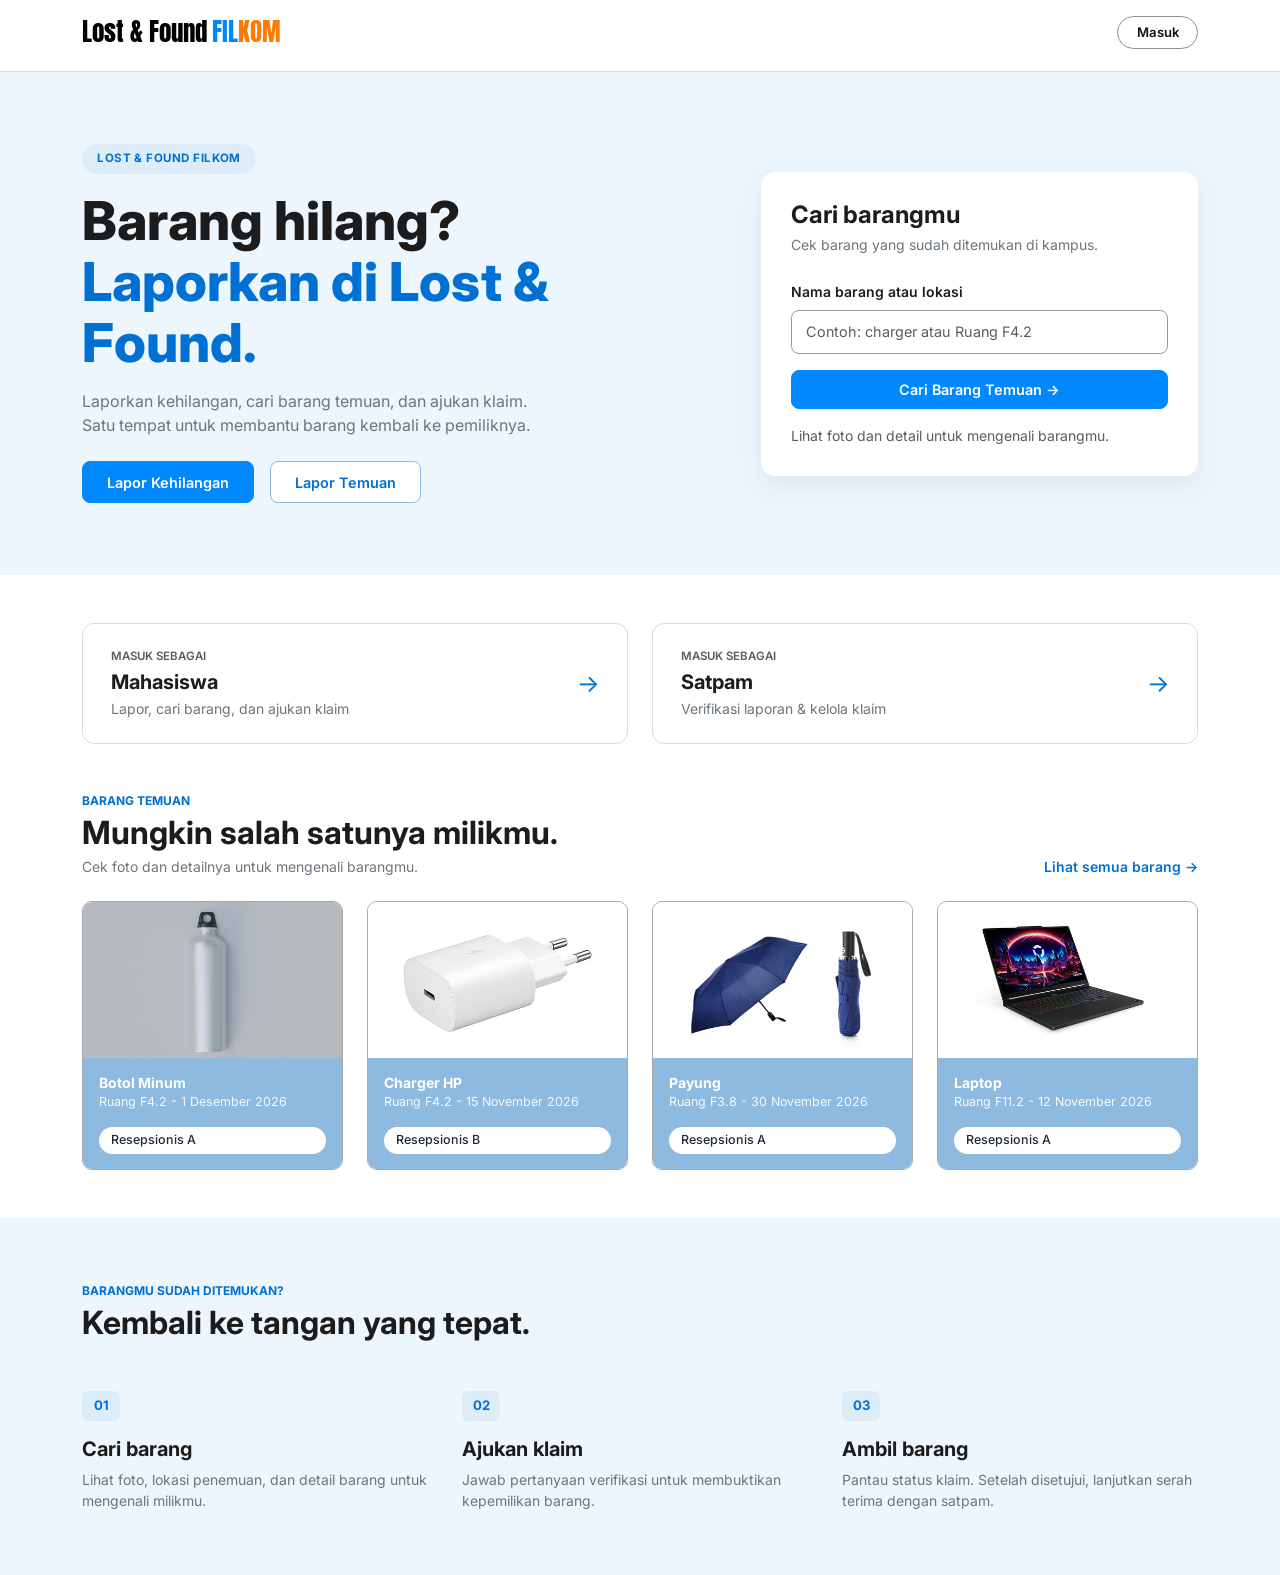
<file: index.html>
﻿<!DOCTYPE html>
<html lang="id">
<head>
  <meta charset="UTF-8" />
  <meta name="viewport" content="width=device-width, initial-scale=1.0" />
  <title>Lost &amp; Found FILKOM</title>
  <link href="https://fonts.googleapis.com/css2?family=Anton&family=Inter:wght@400;500;600;700;800&display=swap" rel="stylesheet" />
  <link href="https://cdn.jsdelivr.net/npm/bootstrap@5.3.3/dist/css/bootstrap.min.css" rel="stylesheet" />
  <link href="https://cdn.jsdelivr.net/npm/bootstrap-icons@1.11.3/font/bootstrap-icons.min.css" rel="stylesheet" />
  <link rel="stylesheet" href="css/style.css" />
</head>
<body>
  <header class="navbar-utama sticky-top">
    <nav class="navbar py-3">
      <div class="container">
        <a href="index.html" class="logo-brand">
          <span>Lost &amp; Found</span>
          <span><span class="logo-fil">FIL</span><span class="logo-kom">KOM</span></span>
        </a>
        <a href="pilih-peran.html" class="badge-peran">Masuk</a>
      </div>
    </nav>
  </header>

  <section class="hero-section">
    <div class="container">
      <div class="row align-items-center g-5">
        <div class="col-lg-7">
          <span class="label-kampus mb-3">LOST &amp; FOUND FILKOM</span>
          <h1 class="judul-hero mb-3">
            Barang hilang?<br />
            <span class="teks-biru">Laporkan di Lost &amp; Found.</span>
          </h1>
          <p class="text-secondary mb-4" style="max-width: 520px;">
            Laporkan kehilangan, cari barang temuan, dan ajukan klaim.<br />
            Satu tempat untuk membantu barang kembali ke pemiliknya.
          </p>
          <div class="d-flex flex-wrap gap-3">
            <a href="login-mahasiswa.html" class="btn btn-biru px-4">Lapor Kehilangan</a>
            <a href="login-mahasiswa.html" class="btn btn-biru-outline px-4">Lapor Temuan</a>
          </div>
        </div>

        <div class="col-lg-5">
          <div class="kotak-cari">
            <h4 class="fw-bold mb-1">Cari barangmu</h4>
            <p class="text-secondary small mb-4">Cek barang yang sudah ditemukan di kampus.</p>
            <form id="formCariLanding">
              <label for="inputCariLanding" class="form-label fw-semibold small">Nama barang atau lokasi</label>
              <input type="text" id="inputCariLanding" class="form-control input-lf mb-3" placeholder="Contoh: charger atau Ruang F4.2" />
              <button type="submit" class="btn btn-biru w-100 py-2 mb-3">Cari Barang Temuan &rarr;</button>
            </form>
            <p class="text-muted small mb-0">Lihat foto dan detail untuk mengenali barangmu.</p>
          </div>
        </div>
      </div>
    </div>
  </section>

  <section class="py-5 bg-white">
    <div class="container">
      <div class="row g-4">
        <div class="col-md-6">
          <a href="login-mahasiswa.html" class="kartu-akses">
            <div>
              <div class="text-uppercase small fw-semibold text-muted mb-1" style="font-size: 0.72rem;">MASUK SEBAGAI</div>
              <h5 class="fw-bold mb-1">Mahasiswa</h5>
              <p class="text-secondary small mb-0">Lapor, cari barang, dan ajukan klaim</p>
            </div>
            <span class="fs-4" style="color: var(--warna-biru-teks);">&rarr;</span>
          </a>
        </div>
        <div class="col-md-6">
          <a href="login-satpam.html" class="kartu-akses">
            <div>
              <div class="text-uppercase small fw-semibold text-muted mb-1" style="font-size: 0.72rem;">MASUK SEBAGAI</div>
              <h5 class="fw-bold mb-1">Satpam</h5>
              <p class="text-secondary small mb-0">Verifikasi laporan &amp; kelola klaim</p>
            </div>
            <span class="fs-4" style="color: var(--warna-biru-teks);">&rarr;</span>
          </a>
        </div>
      </div>
    </div>
  </section>

  <section class="pb-5 bg-white">
    <div class="container">
      <div class="d-flex flex-wrap justify-content-between align-items-end gap-3 mb-4">
        <div>
          <div class="text-uppercase fw-bold mb-1" style="color: var(--warna-biru-teks); font-size: 0.75rem;">BARANG TEMUAN</div>
          <h2 class="fw-bold mb-1">Mungkin salah satunya milikmu.</h2>
          <p class="text-secondary small mb-0">Cek foto dan detailnya untuk mengenali barangmu.</p>
        </div>
        <a href="pilih-peran.html" class="fw-semibold text-decoration-none small" style="color: var(--warna-biru-teks);">
          Lihat semua barang &rarr;
        </a>
      </div>

      <div class="row g-4">
        <div class="col-sm-6 col-lg-3">
          <a href="pilih-peran.html" class="kartu-barang">
            <div class="kartu-barang-gambar">
              <img src="assets/botol-minum.png" alt="Botol Minum" />
            </div>
            <div class="kartu-barang-isi">
              <div class="fw-bold small">Botol Minum</div>
              <div class="mb-3" style="font-size: 0.78rem; opacity: 0.92;">Ruang F4.2 - 1 Desember 2026</div>
              <span class="pill-resepsionis mt-auto">Resepsionis A</span>
            </div>
          </a>
        </div>

        <div class="col-sm-6 col-lg-3">
          <a href="pilih-peran.html" class="kartu-barang">
            <div class="kartu-barang-gambar">
              <img src="assets/charger-hp.png" alt="Charger HP" />
            </div>
            <div class="kartu-barang-isi">
              <div class="fw-bold small">Charger HP</div>
              <div class="mb-3" style="font-size: 0.78rem; opacity: 0.92;">Ruang F4.2 - 15 November 2026</div>
              <span class="pill-resepsionis mt-auto">Resepsionis B</span>
            </div>
          </a>
        </div>

        <div class="col-sm-6 col-lg-3">
          <a href="pilih-peran.html" class="kartu-barang">
            <div class="kartu-barang-gambar">
              <img src="assets/payung.png" alt="Payung" />
            </div>
            <div class="kartu-barang-isi">
              <div class="fw-bold small">Payung</div>
              <div class="mb-3" style="font-size: 0.78rem; opacity: 0.92;">Ruang F3.8 - 30 November 2026</div>
              <span class="pill-resepsionis mt-auto">Resepsionis A</span>
            </div>
          </a>
        </div>

        <div class="col-sm-6 col-lg-3">
          <a href="pilih-peran.html" class="kartu-barang">
            <div class="kartu-barang-gambar">
              <img src="assets/laptop.png" alt="Laptop" />
            </div>
            <div class="kartu-barang-isi">
              <div class="fw-bold small">Laptop</div>
              <div class="mb-3" style="font-size: 0.78rem; opacity: 0.92;">Ruang F11.2 - 12 November 2026</div>
              <span class="pill-resepsionis mt-auto">Resepsionis A</span>
            </div>
          </a>
        </div>
      </div>
    </div>
  </section>

  <section class="alur-section">
    <div class="container">
      <div class="text-uppercase fw-bold mb-1" style="color: var(--warna-biru-teks); font-size: 0.75rem;">BARANGMU SUDAH DITEMUKAN?</div>
      <h2 class="fw-bold mb-5">Kembali ke tangan yang tepat.</h2>
      <div class="row g-4">
        <div class="col-md-4">
          <div class="nomor-langkah mb-3">01</div>
          <h5 class="fw-bold mb-2">Cari barang</h5>
          <p class="text-secondary small mb-0">Lihat foto, lokasi penemuan, dan detail barang untuk mengenali milikmu.</p>
        </div>
        <div class="col-md-4">
          <div class="nomor-langkah mb-3">02</div>
          <h5 class="fw-bold mb-2">Ajukan klaim</h5>
          <p class="text-secondary small mb-0">Jawab pertanyaan verifikasi untuk membuktikan kepemilikan barang.</p>
        </div>
        <div class="col-md-4">
          <div class="nomor-langkah mb-3">03</div>
          <h5 class="fw-bold mb-2">Ambil barang</h5>
          <p class="text-secondary small mb-0">Pantau status klaim. Setelah disetujui, lanjutkan serah terima dengan satpam.</p>
        </div>
      </div>
    </div>
  </section>

  <script src="https://cdn.jsdelivr.net/npm/bootstrap@5.3.3/dist/js/bootstrap.bundle.min.js"></script>
  <script src="js/script.js"></script>
</body>
</html>
</file>
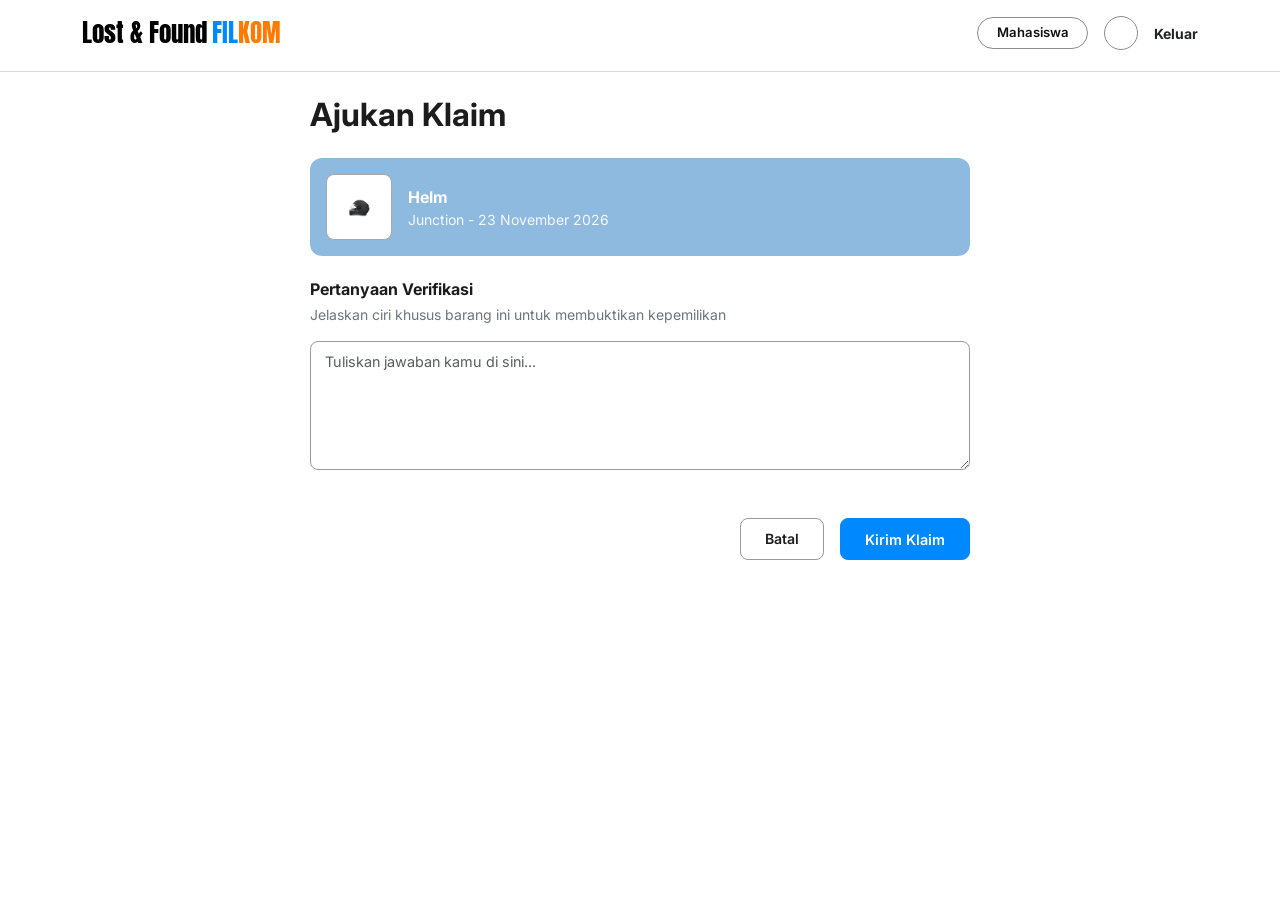
<file: ajukan-klaim.html>
<!DOCTYPE html>
<html lang="id">
<head>
  <meta charset="UTF-8" />
  <meta name="viewport" content="width=device-width, initial-scale=1.0" />
  <title>Ajukan Klaim - Lost &amp; Found FILKOM</title>
  <link href="https://fonts.googleapis.com/css2?family=Anton&family=Inter:wght@400;500;600;700;800&display=swap" rel="stylesheet" />
  <link href="https://cdn.jsdelivr.net/npm/bootstrap@5.3.3/dist/css/bootstrap.min.css" rel="stylesheet" />
  <link href="https://cdn.jsdelivr.net/npm/bootstrap-icons@1.11.3/font/bootstrap-icons.min.css" rel="stylesheet" />
  <link rel="stylesheet" href="css/style.css" />
</head>
<body>
  <header class="navbar-utama sticky-top">
    <nav class="navbar py-3">
      <div class="container">
        <a href="dashboard-mahasiswa.html" class="logo-brand">
          <span>Lost &amp; Found</span>
          <span><span class="logo-fil">FIL</span><span class="logo-kom">KOM</span></span>
        </a>
        <div class="d-flex align-items-center gap-3">
          <span class="badge-peran">Mahasiswa</span>
          <span class="lingkaran-profil"></span>
          <a href="index.html" class="text-dark text-decoration-none fw-bold small">Keluar</a>
        </div>
      </div>
    </nav>
  </header>

  <main class="container py-4">
    <div class="mx-auto" style="max-width: 660px;">
      <h2 class="fw-bold mb-4">Ajukan Klaim</h2>

      <div class="panel-biru p-3 mb-4 d-flex align-items-center gap-3">
        <div class="thumb-kotak"><img src="assets/helm.png" alt="Helm" /></div>
        <div>
          <div class="fw-bold text-white">Helm</div>
          <div class="small text-white" style="opacity: 0.92;">Junction - 23 November 2026</div>
        </div>
      </div>

      <form id="formAjukanKlaim">
        <h6 class="fw-bold mb-1">Pertanyaan Verifikasi</h6>
        <p class="text-secondary small mb-3">Jelaskan ciri khusus barang ini untuk membuktikan kepemilikan</p>
        <textarea class="form-control input-lf mb-5" rows="5" placeholder="Tuliskan jawaban kamu di sini..." required></textarea>

        <div class="d-flex justify-content-end gap-3">
          <a href="detail-barang.html" class="btn btn-putih px-4">Batal</a>
          <button type="submit" class="btn btn-biru px-4">Kirim Klaim</button>
        </div>
      </form>
    </div>
  </main>

  <script src="https://cdn.jsdelivr.net/npm/bootstrap@5.3.3/dist/js/bootstrap.bundle.min.js"></script>
  <script src="js/script.js"></script>
</body>
</html>
</file>
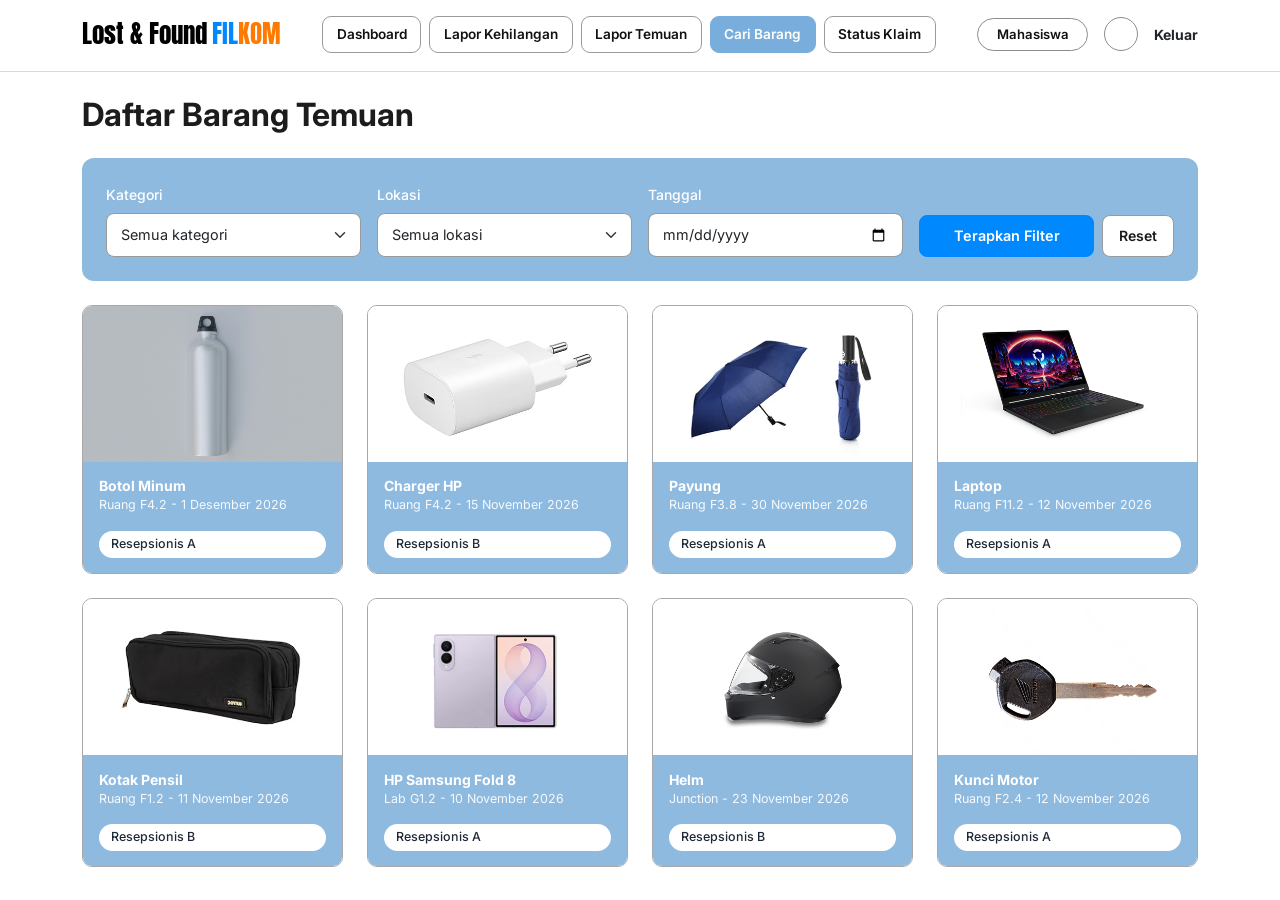
<file: daftar-barang.html>
﻿<!DOCTYPE html>
<html lang="id">

<head>
  <meta charset="UTF-8" />
  <meta name="viewport" content="width=device-width, initial-scale=1.0" />
  <title>Daftar Barang Temuan - Lost &amp; Found FILKOM</title>
  <link href="https://fonts.googleapis.com/css2?family=Anton&family=Inter:wght@400;500;600;700;800&display=swap"
    rel="stylesheet" />
  <link href="https://cdn.jsdelivr.net/npm/bootstrap@5.3.3/dist/css/bootstrap.min.css" rel="stylesheet" />
  <link href="https://cdn.jsdelivr.net/npm/bootstrap-icons@1.11.3/font/bootstrap-icons.min.css" rel="stylesheet" />
  <link rel="stylesheet" href="css/style.css" />
</head>

<body>
  <header class="navbar-utama sticky-top">
    <nav class="navbar navbar-expand-xl py-3">
      <div class="container">
        <a href="dashboard-mahasiswa.html" class="logo-brand">
          <span>Lost &amp; Found</span>
          <span><span class="logo-fil">FIL</span><span class="logo-kom">KOM</span></span>
        </a>
        <button class="navbar-toggler" type="button" data-bs-toggle="collapse" data-bs-target="#menuMhs">
          <span class="navbar-toggler-icon"></span>
        </button>
        <div class="collapse navbar-collapse" id="menuMhs">
          <div class="nav-tengah mx-auto my-2 my-xl-0">
            <a href="dashboard-mahasiswa.html" class="tombol-nav">Dashboard</a>
            <a href="lapor-kehilangan.html" class="tombol-nav">Lapor Kehilangan</a>
            <a href="lapor-temuan.html" class="tombol-nav">Lapor Temuan</a>
            <a href="daftar-barang.html" class="tombol-nav active">Cari Barang</a>
            <a href="status-klaim.html" class="tombol-nav">Status Klaim</a>
          </div>
          <div class="d-flex align-items-center gap-3 nav-kanan">
            <span class="badge-peran">Mahasiswa</span>
            <span class="lingkaran-profil"></span>
            <a href="index.html" class="text-dark text-decoration-none fw-bold small">Keluar</a>
          </div>
        </div>
      </div>
    </nav>
  </header>

  <main class="container py-4">
    <h2 class="fw-bold mb-4">Daftar Barang Temuan</h2>

    <div class="panel-biru p-4 mb-4">
      <div class="row g-3 align-items-end">
        <div class="col-md-3">
          <label class="form-label text-white small fw-medium">Kategori</label>
          <select id="filterKategori" class="form-select input-lf">
            <option value="Semua">Semua kategori</option>
            <option value="Alat Minum">Alat Minum</option>
            <option value="Elektronik">Elektronik</option>
            <option value="Aksesoris">Aksesoris</option>
            <option value="Alat Tulis">Alat Tulis</option>
            <option value="Lainnya">Lainnya</option>
          </select>
        </div>
        <div class="col-md-3">
          <label class="form-label text-white small fw-medium">Lokasi</label>
          <select id="filterLokasi" class="form-select input-lf">
            <option value="Semua">Semua lokasi</option>
            <option value="Ruang F4.2">Ruang F4.2</option>
            <option value="Ruang F3.8">Ruang F3.8</option>
            <option value="Ruang F11.2">Ruang F11.2</option>
            <option value="Ruang F1.2">Ruang F1.2</option>
            <option value="Lab G1.2">Lab G1.2</option>
            <option value="Junction">Junction</option>
            <option value="Ruang F2.4">Ruang F2.4</option>
          </select>
        </div>
        <div class="col-md-3">
          <label class="form-label text-white small fw-medium">Tanggal</label>
          <input type="date" id="filterTanggal" class="form-control input-lf" />
        </div>
        <div class="col-md-3 d-flex gap-2">
          <button type="button" id="btnTerapkanFilter" class="btn btn-biru flex-grow-1">Terapkan Filter</button>
          <button type="button" id="btnResetFilter" class="btn btn-putih px-3">Reset</button>
        </div>
      </div>
    </div>

    <div class="row g-4">
      <div class="col-sm-6 col-lg-3 item-barang" data-kategori="Alat Minum" data-lokasi="Ruang F4.2">
        <a href="detail-barang.html" class="kartu-barang">
          <div class="kartu-barang-gambar"><img src="assets/botol-minum.png" alt="Botol Minum" /></div>
          <div class="kartu-barang-isi">
            <div class="fw-bold small">Botol Minum</div>
            <div class="mb-3" style="font-size: 0.78rem; opacity: 0.92;">Ruang F4.2 - 1 Desember 2026</div>
            <span class="pill-resepsionis mt-auto">Resepsionis A</span>
          </div>
        </a>
      </div>

      <div class="col-sm-6 col-lg-3 item-barang" data-kategori="Elektronik" data-lokasi="Ruang F4.2">
        <a href="detail-barang.html" class="kartu-barang">
          <div class="kartu-barang-gambar"><img src="assets/charger-hp.png" alt="Charger HP" /></div>
          <div class="kartu-barang-isi">
            <div class="fw-bold small">Charger HP</div>
            <div class="mb-3" style="font-size: 0.78rem; opacity: 0.92;">Ruang F4.2 - 15 November 2026</div>
            <span class="pill-resepsionis mt-auto">Resepsionis B</span>
          </div>
        </a>
      </div>

      <div class="col-sm-6 col-lg-3 item-barang" data-kategori="Aksesoris" data-lokasi="Ruang F3.8">
        <a href="detail-barang.html" class="kartu-barang">
          <div class="kartu-barang-gambar"><img src="assets/payung.png" alt="Payung" /></div>
          <div class="kartu-barang-isi">
            <div class="fw-bold small">Payung</div>
            <div class="mb-3" style="font-size: 0.78rem; opacity: 0.92;">Ruang F3.8 - 30 November 2026</div>
            <span class="pill-resepsionis mt-auto">Resepsionis A</span>
          </div>
        </a>
      </div>

      <div class="col-sm-6 col-lg-3 item-barang" data-kategori="Elektronik" data-lokasi="Ruang F11.2">
        <a href="detail-barang.html" class="kartu-barang">
          <div class="kartu-barang-gambar"><img src="assets/laptop.png" alt="Laptop" /></div>
          <div class="kartu-barang-isi">
            <div class="fw-bold small">Laptop</div>
            <div class="mb-3" style="font-size: 0.78rem; opacity: 0.92;">Ruang F11.2 - 12 November 2026</div>
            <span class="pill-resepsionis mt-auto">Resepsionis A</span>
          </div>
        </a>
      </div>

      <div class="col-sm-6 col-lg-3 item-barang" data-kategori="Alat Tulis" data-lokasi="Ruang F1.2">
        <a href="detail-barang.html" class="kartu-barang">
          <div class="kartu-barang-gambar"><img src="assets/kotak-pensil.png" alt="Kotak Pensil" /></div>
          <div class="kartu-barang-isi">
            <div class="fw-bold small">Kotak Pensil</div>
            <div class="mb-3" style="font-size: 0.78rem; opacity: 0.92;">Ruang F1.2 - 11 November 2026</div>
            <span class="pill-resepsionis mt-auto">Resepsionis B</span>
          </div>
        </a>
      </div>

      <div class="col-sm-6 col-lg-3 item-barang" data-kategori="Elektronik" data-lokasi="Lab G1.2">
        <a href="detail-barang.html" class="kartu-barang">
          <div class="kartu-barang-gambar"><img src="assets/hp-samsung.png" alt="HP Samsung Fold 8" /></div>
          <div class="kartu-barang-isi">
            <div class="fw-bold small">HP Samsung Fold 8</div>
            <div class="mb-3" style="font-size: 0.78rem; opacity: 0.92;">Lab G1.2 - 10 November 2026</div>
            <span class="pill-resepsionis mt-auto">Resepsionis A</span>
          </div>
        </a>
      </div>

      <div class="col-sm-6 col-lg-3 item-barang" data-kategori="Aksesoris" data-lokasi="Junction">
        <a href="detail-barang.html" class="kartu-barang">
          <div class="kartu-barang-gambar"><img src="assets/helm.png" alt="Helm" /></div>
          <div class="kartu-barang-isi">
            <div class="fw-bold small">Helm</div>
            <div class="mb-3" style="font-size: 0.78rem; opacity: 0.92;">Junction - 23 November 2026</div>
            <span class="pill-resepsionis mt-auto">Resepsionis B</span>
          </div>
        </a>
      </div>

      <div class="col-sm-6 col-lg-3 item-barang" data-kategori="Lainnya" data-lokasi="Ruang F2.4">
        <a href="detail-barang.html" class="kartu-barang">
          <div class="kartu-barang-gambar"><img src="assets/kunci-motor.png" alt="Kunci Motor" /></div>
          <div class="kartu-barang-isi">
            <div class="fw-bold small">Kunci Motor</div>
            <div class="mb-3" style="font-size: 0.78rem; opacity: 0.92;">Ruang F2.4 - 12 November 2026</div>
            <span class="pill-resepsionis mt-auto">Resepsionis A</span>
          </div>
        </a>
      </div>
    </div>
  </main>

  <script src="https://cdn.jsdelivr.net/npm/bootstrap@5.3.3/dist/js/bootstrap.bundle.min.js"></script>
  <script src="js/script.js"></script>
</body>

</html>
</file>
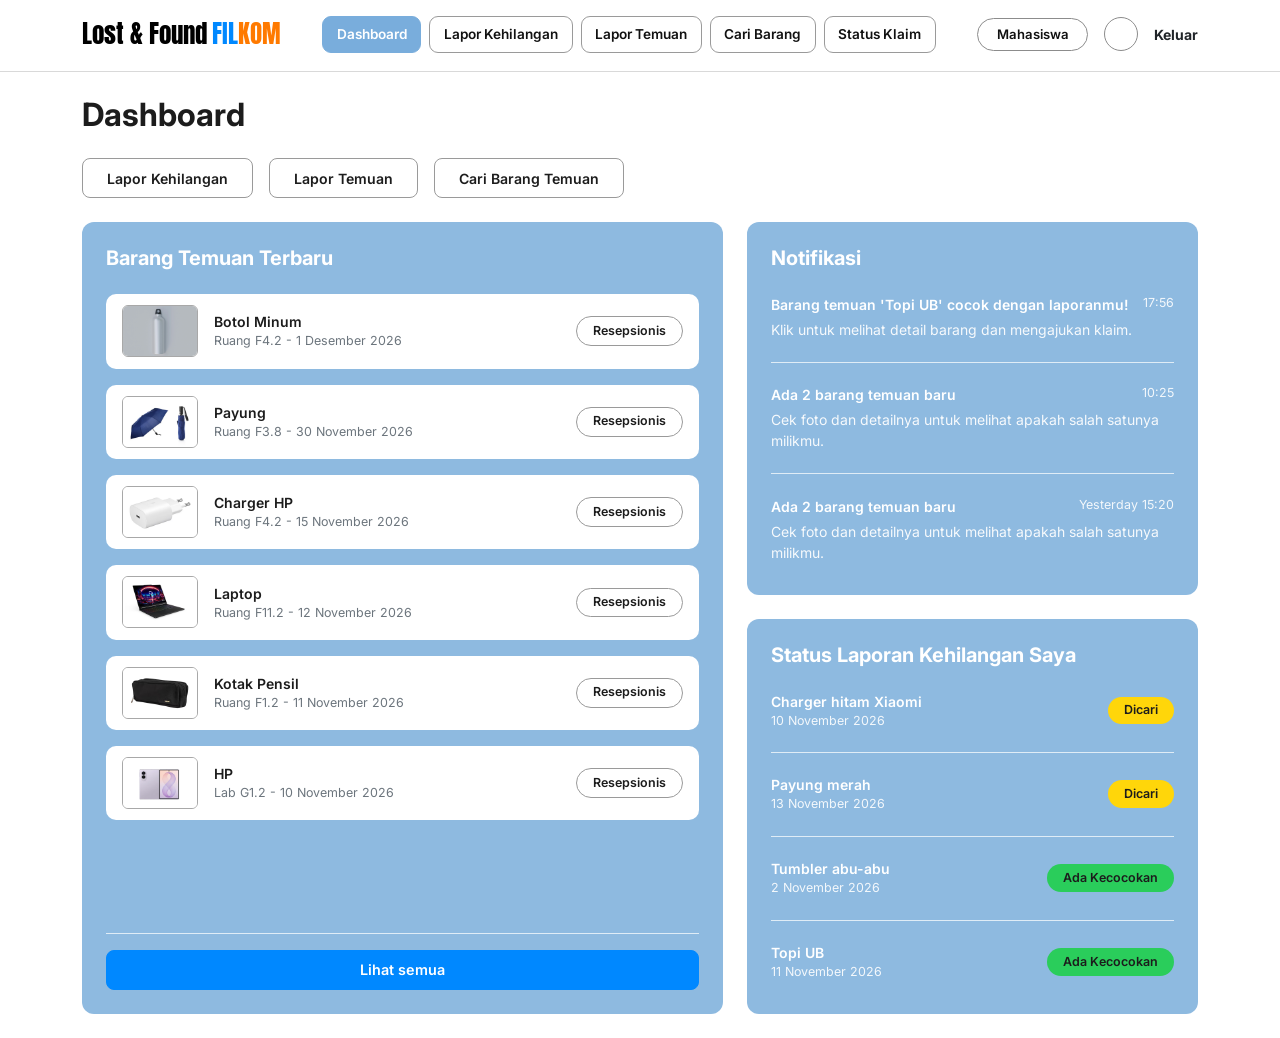
<file: dashboard-mahasiswa.html>
﻿<!DOCTYPE html>
<html lang="id">

<head>
  <meta charset="UTF-8" />
  <meta name="viewport" content="width=device-width, initial-scale=1.0" />
  <title>Dashboard Mahasiswa - Lost &amp; Found FILKOM</title>
  <link href="https://fonts.googleapis.com/css2?family=Anton&family=Inter:wght@400;500;600;700;800&display=swap"
    rel="stylesheet" />
  <link href="https://cdn.jsdelivr.net/npm/bootstrap@5.3.3/dist/css/bootstrap.min.css" rel="stylesheet" />
  <link href="https://cdn.jsdelivr.net/npm/bootstrap-icons@1.11.3/font/bootstrap-icons.min.css" rel="stylesheet" />
  <link rel="stylesheet" href="css/style.css" />
</head>

<body>
  <header class="navbar-utama sticky-top">
    <nav class="navbar navbar-expand-xl py-3">
      <div class="container">
        <a href="dashboard-mahasiswa.html" class="logo-brand">
          <span>Lost &amp; Found</span>
          <span><span class="logo-fil">FIL</span><span class="logo-kom">KOM</span></span>
        </a>
        <button class="navbar-toggler" type="button" data-bs-toggle="collapse" data-bs-target="#menuMhs">
          <span class="navbar-toggler-icon"></span>
        </button>
        <div class="collapse navbar-collapse" id="menuMhs">
          <div class="nav-tengah mx-auto my-2 my-xl-0">
            <a href="dashboard-mahasiswa.html" class="tombol-nav active">Dashboard</a>
            <a href="lapor-kehilangan.html" class="tombol-nav">Lapor Kehilangan</a>
            <a href="lapor-temuan.html" class="tombol-nav">Lapor Temuan</a>
            <a href="daftar-barang.html" class="tombol-nav">Cari Barang</a>
            <a href="status-klaim.html" class="tombol-nav">Status Klaim</a>
          </div>
          <div class="d-flex align-items-center gap-3 nav-kanan">
            <span class="badge-peran">Mahasiswa</span>
            <span class="lingkaran-profil"></span>
            <a href="index.html" class="text-dark text-decoration-none fw-bold small">Keluar</a>
          </div>
        </div>
      </div>
    </nav>
  </header>

  <main class="container py-4">
    <h2 class="fw-bold mb-4">Dashboard</h2>

    <div class="d-flex flex-wrap gap-3 mb-4">
      <a href="lapor-kehilangan.html" class="btn btn-putih px-4">Lapor Kehilangan</a>
      <a href="lapor-temuan.html" class="btn btn-putih px-4">Lapor Temuan</a>
      <a href="daftar-barang.html" class="btn btn-putih px-4">Cari Barang Temuan</a>
    </div>

    <div class="row g-4">
      <div class="col-lg-7">
        <div class="panel-biru p-4 h-100 d-flex flex-column">
          <h5 class="fw-bold text-white mb-4">Barang Temuan Terbaru</h5>
          <div class="d-flex flex-column gap-3 flex-grow-1">
            <a href="detail-barang.html" class="baris-putih">
              <div class="d-flex align-items-center gap-3">
                <div class="thumb-kecil"><img src="assets/botol-minum.png" alt="Botol Minum" /></div>
                <div>
                  <div class="fw-semibold small">Botol Minum</div>
                  <div class="text-secondary" style="font-size: 0.78rem;">Ruang F4.2 - 1 Desember 2026</div>
                </div>
              </div>
              <span class="pill-status pill-putih d-none d-sm-inline-flex">Resepsionis</span>
            </a>

            <a href="detail-barang.html" class="baris-putih">
              <div class="d-flex align-items-center gap-3">
                <div class="thumb-kecil"><img src="assets/payung.png" alt="Payung" /></div>
                <div>
                  <div class="fw-semibold small">Payung</div>
                  <div class="text-secondary" style="font-size: 0.78rem;">Ruang F3.8 - 30 November 2026</div>
                </div>
              </div>
              <span class="pill-status pill-putih d-none d-sm-inline-flex">Resepsionis</span>
            </a>

            <a href="detail-barang.html" class="baris-putih">
              <div class="d-flex align-items-center gap-3">
                <div class="thumb-kecil"><img src="assets/charger-hp.png" alt="Charger HP" /></div>
                <div>
                  <div class="fw-semibold small">Charger HP</div>
                  <div class="text-secondary" style="font-size: 0.78rem;">Ruang F4.2 - 15 November 2026</div>
                </div>
              </div>
              <span class="pill-status pill-putih d-none d-sm-inline-flex">Resepsionis</span>
            </a>

            <a href="detail-barang.html" class="baris-putih">
              <div class="d-flex align-items-center gap-3">
                <div class="thumb-kecil"><img src="assets/laptop.png" alt="Laptop" /></div>
                <div>
                  <div class="fw-semibold small">Laptop</div>
                  <div class="text-secondary" style="font-size: 0.78rem;">Ruang F11.2 - 12 November 2026</div>
                </div>
              </div>
              <span class="pill-status pill-putih d-none d-sm-inline-flex">Resepsionis</span>
            </a>

            <a href="detail-barang.html" class="baris-putih">
              <div class="d-flex align-items-center gap-3">
                <div class="thumb-kecil"><img src="assets/kotak-pensil.png" alt="Kotak Pensil" /></div>
                <div>
                  <div class="fw-semibold small">Kotak Pensil</div>
                  <div class="text-secondary" style="font-size: 0.78rem;">Ruang F1.2 - 11 November 2026</div>
                </div>
              </div>
              <span class="pill-status pill-putih d-none d-sm-inline-flex">Resepsionis</span>
            </a>

            <a href="detail-barang.html" class="baris-putih">
              <div class="d-flex align-items-center gap-3">
                <div class="thumb-kecil"><img src="assets/hp-samsung.png" alt="HP" /></div>
                <div>
                  <div class="fw-semibold small">HP</div>
                  <div class="text-secondary" style="font-size: 0.78rem;">Lab G1.2 - 10 November 2026</div>
                </div>
              </div>
              <span class="pill-status pill-putih d-none d-sm-inline-flex">Resepsionis</span>
            </a>
          </div>
          <hr class="garis-putih mt-4 mb-3" />
          <a href="daftar-barang.html" class="btn btn-biru w-100 py-2">Lihat semua</a>
        </div>
      </div>

      <div class="col-lg-5 d-flex flex-column gap-4">
        <div class="panel-biru p-4">
          <h5 class="fw-bold text-white mb-3">Notifikasi</h5>

          <div class="py-2" style="cursor: pointer;" data-bs-toggle="modal" data-bs-target="#modalKecocokan">
            <div class="d-flex justify-content-between gap-2 mb-1">
              <div class="fw-semibold small text-white">Barang temuan 'Topi UB' cocok dengan laporanmu!</div>
              <span class="small text-white text-nowrap" style="opacity: 0.9; font-size: 0.78rem;">17:56</span>
            </div>
            <div class="small text-white" style="opacity: 0.92;">Klik untuk melihat detail barang dan mengajukan klaim.
            </div>
          </div>
          <hr class="garis-putih" />

          <div class="py-2">
            <div class="d-flex justify-content-between gap-2 mb-1">
              <div class="fw-semibold small text-white">Ada 2 barang temuan baru</div>
              <span class="small text-white text-nowrap" style="opacity: 0.9; font-size: 0.78rem;">10:25</span>
            </div>
            <div class="small text-white" style="opacity: 0.92;">Cek foto dan detailnya untuk melihat apakah salah
              satunya milikmu.</div>
          </div>
          <hr class="garis-putih" />

          <div class="py-2">
            <div class="d-flex justify-content-between gap-2 mb-1">
              <div class="fw-semibold small text-white">Ada 2 barang temuan baru</div>
              <span class="small text-white text-nowrap" style="opacity: 0.9; font-size: 0.78rem;">Yesterday
                15:20</span>
            </div>
            <div class="small text-white" style="opacity: 0.92;">Cek foto dan detailnya untuk melihat apakah salah
              satunya milikmu.</div>
          </div>
        </div>

        <div class="panel-biru p-4 flex-grow-1">
          <h5 class="fw-bold text-white mb-3">Status Laporan Kehilangan Saya</h5>

          <div class="d-flex align-items-center justify-content-between py-2">
            <div>
              <div class="fw-semibold small text-white">Charger hitam Xiaomi</div>
              <div class="text-white" style="opacity: 0.9; font-size: 0.78rem;">10 November 2026</div>
            </div>
            <span class="pill-status pill-kuning">Dicari</span>
          </div>
          <hr class="garis-putih" />

          <div class="d-flex align-items-center justify-content-between py-2">
            <div>
              <div class="fw-semibold small text-white">Payung merah</div>
              <div class="text-white" style="opacity: 0.9; font-size: 0.78rem;">13 November 2026</div>
            </div>
            <span class="pill-status pill-kuning">Dicari</span>
          </div>
          <hr class="garis-putih" />

          <div class="d-flex align-items-center justify-content-between py-2">
            <div>
              <div class="fw-semibold small text-white">Tumbler abu-abu</div>
              <div class="text-white" style="opacity: 0.9; font-size: 0.78rem;">2 November 2026</div>
            </div>
            <span class="pill-status pill-hijau">Ada Kecocokan</span>
          </div>
          <hr class="garis-putih" />

          <div class="d-flex align-items-center justify-content-between py-2">
            <div>
              <div class="fw-semibold small text-white">Topi UB</div>
              <div class="text-white" style="opacity: 0.9; font-size: 0.78rem;">11 November 2026</div>
            </div>
            <span class="pill-status pill-hijau">Ada Kecocokan</span>
          </div>
        </div>
      </div>
    </div>
  </main>

  <div class="modal fade" id="modalKecocokan" tabindex="-1" aria-hidden="true">
    <div class="modal-dialog modal-dialog-centered" style="max-width: 620px;">
      <div class="modal-content modal-lf">
        <div class="modal-body p-4">
          <div class="d-flex justify-content-between align-items-start mb-3">
            <div class="d-flex align-items-center flex-wrap gap-2">
              <span class="pill-status pill-hijau">Ada Kecocokan</span>
              <span class="text-muted small">&middot; Ditandai Sudah Dibaca (isRead = true)</span>
            </div>
            <button type="button" class="tombol-tutup-kotak" data-bs-dismiss="modal">
              <i class="bi bi-x-lg"></i>
            </button>
          </div>

          <h4 class="fw-bold mb-2">Barang Temuan Cocok dengan Laporanmu!</h4>
          <p class="text-secondary small mb-3">
            Sistem mencocokkan laporan kehilangan Topi UB (11 Nov 2026) milikmu dengan barang temuan yang baru
            diverifikasi oleh Satpam:
          </p>

          <div class="panel-biru p-3 d-flex align-items-center justify-content-between gap-3">
            <div class="d-flex align-items-center gap-3">
              <div class="thumb-kotak" style="width: 76px; height: 76px;">
                <span class="small text-secondary fw-semibold">Foto Topi</span>
              </div>
              <div>
                <div class="fw-bold text-white mb-1">Topi UB</div>
                <div class="text-white" style="font-size: 0.8rem;">Kategori: Aksesoris &middot; Lokasi ditemukan: Gedung
                  F Lt. 2</div>
                <div class="text-white" style="font-size: 0.8rem;">Waktu ditemukan: 12 November 2026, 10:15 WIB</div>
              </div>
            </div>
            <span class="pill-status pill-kuning align-self-start">Resepsionis A</span>
          </div>

          <div class="d-flex justify-content-between align-items-center mt-4">
            <button type="button" class="btn btn-putih px-4" data-bs-dismiss="modal">Tutup</button>
            <a href="detail-barang.html" class="btn btn-biru px-4">Lihat Barang &amp; Ajukan Klaim</a>
          </div>
        </div>
      </div>
    </div>
  </div>

  <script src="https://cdn.jsdelivr.net/npm/bootstrap@5.3.3/dist/js/bootstrap.bundle.min.js"></script>
  <script src="js/script.js"></script>
</body>

</html>
</file>
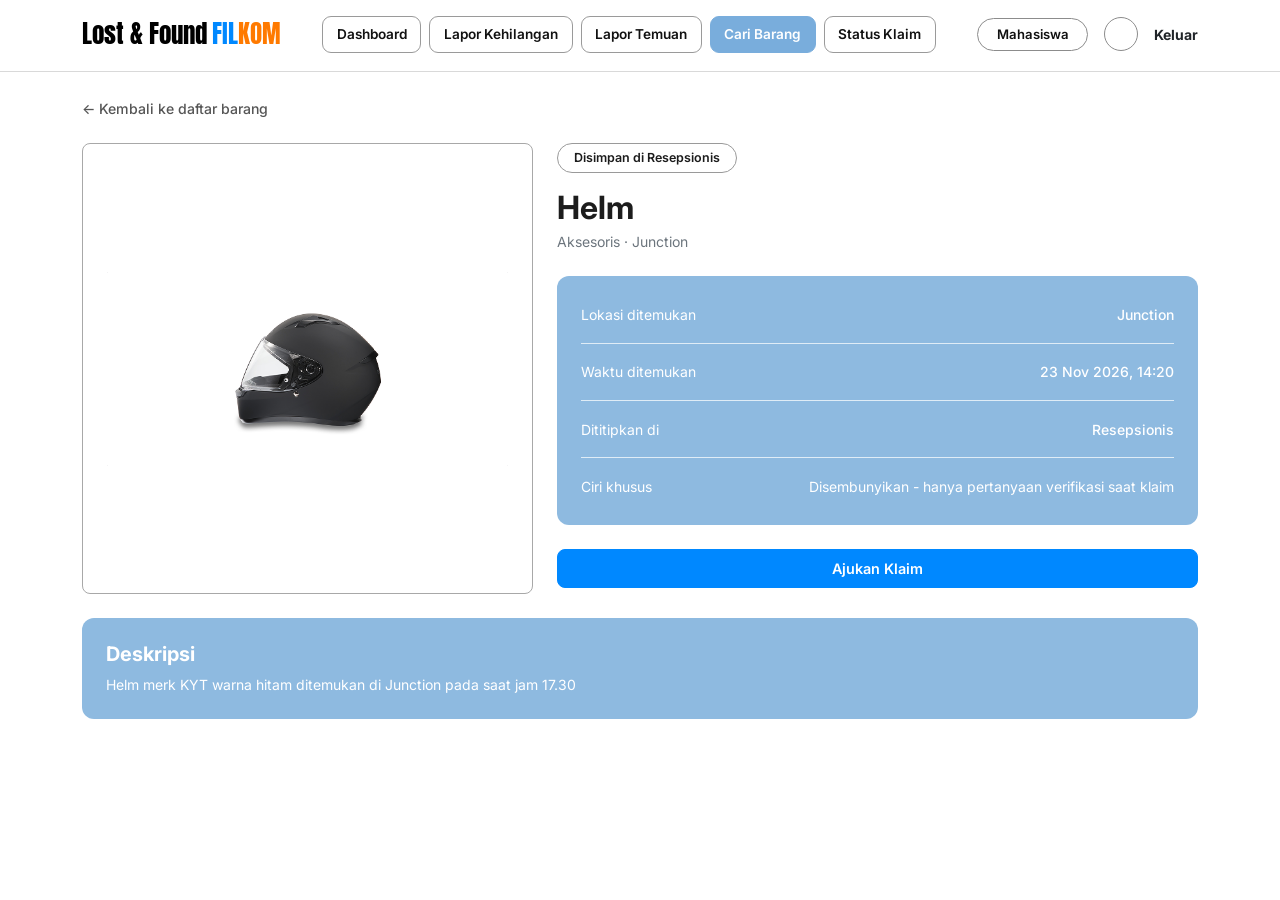
<file: detail-barang.html>
<!DOCTYPE html>
<html lang="id">
<head>
  <meta charset="UTF-8" />
  <meta name="viewport" content="width=device-width, initial-scale=1.0" />
  <title>Detail Barang Temuan - Lost &amp; Found FILKOM</title>
  <link href="https://fonts.googleapis.com/css2?family=Anton&family=Inter:wght@400;500;600;700;800&display=swap" rel="stylesheet" />
  <link href="https://cdn.jsdelivr.net/npm/bootstrap@5.3.3/dist/css/bootstrap.min.css" rel="stylesheet" />
  <link href="https://cdn.jsdelivr.net/npm/bootstrap-icons@1.11.3/font/bootstrap-icons.min.css" rel="stylesheet" />
  <link rel="stylesheet" href="css/style.css" />
</head>
<body>
  <header class="navbar-utama sticky-top">
    <nav class="navbar navbar-expand-xl py-3">
      <div class="container">
        <a href="dashboard-mahasiswa.html" class="logo-brand">
          <span>Lost &amp; Found</span>
          <span><span class="logo-fil">FIL</span><span class="logo-kom">KOM</span></span>
        </a>
        <button class="navbar-toggler" type="button" data-bs-toggle="collapse" data-bs-target="#menuMhs">
          <span class="navbar-toggler-icon"></span>
        </button>
        <div class="collapse navbar-collapse" id="menuMhs">
          <div class="nav-tengah mx-auto my-2 my-xl-0">
            <a href="dashboard-mahasiswa.html" class="tombol-nav">Dashboard</a>
            <a href="lapor-kehilangan.html" class="tombol-nav">Lapor Kehilangan</a>
            <a href="lapor-temuan.html" class="tombol-nav">Lapor Temuan</a>
            <a href="daftar-barang.html" class="tombol-nav active">Cari Barang</a>
            <a href="status-klaim.html" class="tombol-nav">Status Klaim</a>
          </div>
          <div class="d-flex align-items-center gap-3 nav-kanan">
            <span class="badge-peran">Mahasiswa</span>
            <span class="lingkaran-profil"></span>
            <a href="index.html" class="text-dark text-decoration-none fw-bold small">Keluar</a>
          </div>
        </div>
      </div>
    </nav>
  </header>

  <main class="container py-4">
    <a href="daftar-barang.html" class="link-kembali mb-4">&larr; Kembali ke daftar barang</a>

    <div class="row g-4 mb-4">
      <div class="col-lg-5">
        <div class="bingkai-foto-detail">
          <img src="assets/helm.png" alt="Helm" />
        </div>
      </div>
      <div class="col-lg-7">
        <div class="mb-3"><span class="pill-status pill-putih">Disimpan di Resepsionis</span></div>
        <h2 class="fw-bold mb-1">Helm</h2>
        <p class="text-secondary small mb-4">Aksesoris &middot; Junction</p>

        <div class="panel-biru p-4 mb-4">
          <div class="d-flex justify-content-between small py-1">
            <span>Lokasi ditemukan</span>
            <span class="fw-medium">Junction</span>
          </div>
          <hr class="garis-putih" />
          <div class="d-flex justify-content-between small py-1">
            <span>Waktu ditemukan</span>
            <span class="fw-medium">23 Nov 2026, 14:20</span>
          </div>
          <hr class="garis-putih" />
          <div class="d-flex justify-content-between small py-1">
            <span>Dititipkan di</span>
            <span class="fw-medium">Resepsionis</span>
          </div>
          <hr class="garis-putih" />
          <div class="d-flex justify-content-between small py-1">
            <span>Ciri khusus</span>
            <span class="text-end">Disembunyikan - hanya pertanyaan verifikasi saat klaim</span>
          </div>
        </div>

        <a href="ajukan-klaim.html" class="btn btn-biru w-100 py-2">Ajukan Klaim</a>
      </div>
    </div>

    <div class="panel-biru p-4">
      <h5 class="fw-bold text-white mb-2">Deskripsi</h5>
      <p class="text-white small mb-0">Helm merk KYT warna hitam ditemukan di Junction pada saat jam 17.30</p>
    </div>
  </main>

  <script src="https://cdn.jsdelivr.net/npm/bootstrap@5.3.3/dist/js/bootstrap.bundle.min.js"></script>
</body>
</html>
</file>
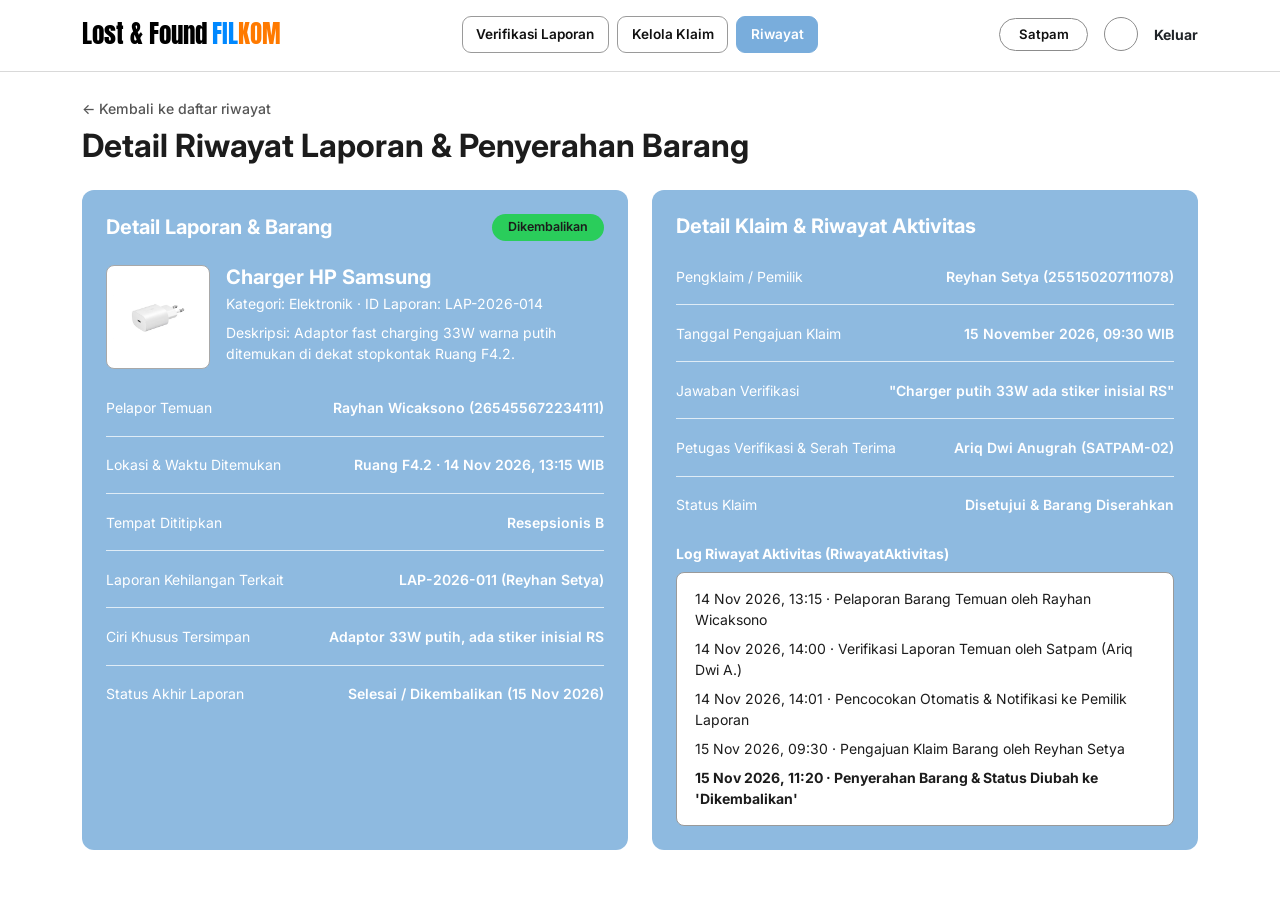
<file: detail-riwayat.html>
﻿<!DOCTYPE html>
<html lang="id">
<head>
  <meta charset="UTF-8" />
  <meta name="viewport" content="width=device-width, initial-scale=1.0" />
  <title>Detail Riwayat Laporan - Lost &amp; Found FILKOM</title>
  <link href="https://fonts.googleapis.com/css2?family=Anton&family=Inter:wght@400;500;600;700;800&display=swap" rel="stylesheet" />
  <link href="https://cdn.jsdelivr.net/npm/bootstrap@5.3.3/dist/css/bootstrap.min.css" rel="stylesheet" />
  <link href="https://cdn.jsdelivr.net/npm/bootstrap-icons@1.11.3/font/bootstrap-icons.min.css" rel="stylesheet" />
  <link rel="stylesheet" href="css/style.css" />
</head>
<body>
  <header class="navbar-utama sticky-top">
    <nav class="navbar navbar-expand-xl py-3">
      <div class="container">
        <a href="verifikasi-laporan.html" class="logo-brand">
          <span>Lost &amp; Found</span>
          <span><span class="logo-fil">FIL</span><span class="logo-kom">KOM</span></span>
        </a>
        <button class="navbar-toggler" type="button" data-bs-toggle="collapse" data-bs-target="#menuSatpam">
          <span class="navbar-toggler-icon"></span>
        </button>
        <div class="collapse navbar-collapse" id="menuSatpam">
          <div class="nav-tengah mx-auto my-2 my-xl-0">
            <a href="verifikasi-laporan.html" class="tombol-nav">Verifikasi Laporan</a>
            <a href="kelola-klaim.html" class="tombol-nav">Kelola Klaim</a>
            <a href="riwayat.html" class="tombol-nav active">Riwayat</a>
          </div>
          <div class="d-flex align-items-center gap-3 nav-kanan">
            <span class="badge-peran">Satpam</span>
            <span class="lingkaran-profil"></span>
            <a href="index.html" class="text-dark text-decoration-none fw-bold small">Keluar</a>
          </div>
        </div>
      </div>
    </nav>
  </header>

  <main class="container py-4">
    <a href="riwayat.html" class="link-kembali mb-2">&larr; Kembali ke daftar riwayat</a>
    <h2 class="fw-bold mb-4">Detail Riwayat Laporan &amp; Penyerahan Barang</h2>

    <div class="row g-4">
      <div class="col-lg-6">
        <div class="panel-biru p-4 h-100">
          <div class="d-flex justify-content-between align-items-center mb-4">
            <h5 class="fw-bold text-white mb-0">Detail Laporan &amp; Barang</h5>
            <span class="pill-status pill-hijau">Dikembalikan</span>
          </div>

          <div class="d-flex gap-3 mb-4">
            <div class="thumb-besar">
              <img src="assets/charger-hp.png" alt="Charger HP Samsung" />
            </div>
            <div>
              <h5 class="fw-bold text-white mb-1">Charger HP Samsung</h5>
              <div class="small text-white mb-2">Kategori: Elektronik &middot; ID Laporan: LAP-2026-014</div>
              <div class="small text-white">Deskripsi: Adaptor fast charging 33W warna putih ditemukan di dekat stopkontak Ruang F4.2.</div>
            </div>
          </div>

          <div class="d-flex justify-content-between gap-3 small py-1">
            <span>Pelapor Temuan</span>
            <span class="fw-semibold text-end">Rayhan Wicaksono (265455672234111)</span>
          </div>
          <hr class="garis-putih" />
          <div class="d-flex justify-content-between gap-3 small py-1">
            <span>Lokasi &amp; Waktu Ditemukan</span>
            <span class="fw-semibold text-end">Ruang F4.2 &middot; 14 Nov 2026, 13:15 WIB</span>
          </div>
          <hr class="garis-putih" />
          <div class="d-flex justify-content-between gap-3 small py-1">
            <span>Tempat Dititipkan</span>
            <span class="fw-semibold text-end">Resepsionis B</span>
          </div>
          <hr class="garis-putih" />
          <div class="d-flex justify-content-between gap-3 small py-1">
            <span>Laporan Kehilangan Terkait</span>
            <span class="fw-semibold text-end">LAP-2026-011 (Reyhan Setya)</span>
          </div>
          <hr class="garis-putih" />
          <div class="d-flex justify-content-between gap-3 small py-1">
            <span>Ciri Khusus Tersimpan</span>
            <span class="fw-semibold text-end">Adaptor 33W putih, ada stiker inisial RS</span>
          </div>
          <hr class="garis-putih" />
          <div class="d-flex justify-content-between gap-3 small py-1">
            <span>Status Akhir Laporan</span>
            <span class="fw-semibold text-end">Selesai / Dikembalikan (15 Nov 2026)</span>
          </div>
        </div>
      </div>

      <div class="col-lg-6">
        <div class="panel-biru p-4 h-100">
          <h5 class="fw-bold text-white mb-4">Detail Klaim &amp; Riwayat Aktivitas</h5>

          <div class="d-flex justify-content-between gap-3 small py-1">
            <span>Pengklaim / Pemilik</span>
            <span class="fw-semibold text-end">Reyhan Setya (255150207111078)</span>
          </div>
          <hr class="garis-putih" />
          <div class="d-flex justify-content-between gap-3 small py-1">
            <span>Tanggal Pengajuan Klaim</span>
            <span class="fw-semibold text-end">15 November 2026, 09:30 WIB</span>
          </div>
          <hr class="garis-putih" />
          <div class="d-flex justify-content-between gap-3 small py-1">
            <span>Jawaban Verifikasi</span>
            <span class="fw-semibold text-end">"Charger putih 33W ada stiker inisial RS"</span>
          </div>
          <hr class="garis-putih" />
          <div class="d-flex justify-content-between gap-3 small py-1">
            <span>Petugas Verifikasi &amp; Serah Terima</span>
            <span class="fw-semibold text-end">Ariq Dwi Anugrah (SATPAM-02)</span>
          </div>
          <hr class="garis-putih" />
          <div class="d-flex justify-content-between gap-3 small py-1 mb-4">
            <span>Status Klaim</span>
            <span class="fw-semibold text-end">Disetujui &amp; Barang Diserahkan</span>
          </div>

          <div class="fw-bold small text-white mb-2">Log Riwayat Aktivitas (RiwayatAktivitas)</div>
          <div class="kotak-putih">
            <div class="small mb-2">14 Nov 2026, 13:15 &middot; Pelaporan Barang Temuan oleh Rayhan Wicaksono</div>
            <div class="small mb-2">14 Nov 2026, 14:00 &middot; Verifikasi Laporan Temuan oleh Satpam (Ariq Dwi A.)</div>
            <div class="small mb-2">14 Nov 2026, 14:01 &middot; Pencocokan Otomatis &amp; Notifikasi ke Pemilik Laporan</div>
            <div class="small mb-2">15 Nov 2026, 09:30 &middot; Pengajuan Klaim Barang oleh Reyhan Setya</div>
            <div class="small fw-bold">15 Nov 2026, 11:20 &middot; Penyerahan Barang &amp; Status Diubah ke 'Dikembalikan'</div>
          </div>
        </div>
      </div>
    </div>
  </main>

  <script src="https://cdn.jsdelivr.net/npm/bootstrap@5.3.3/dist/js/bootstrap.bundle.min.js"></script>
</body>
</html>
</file>
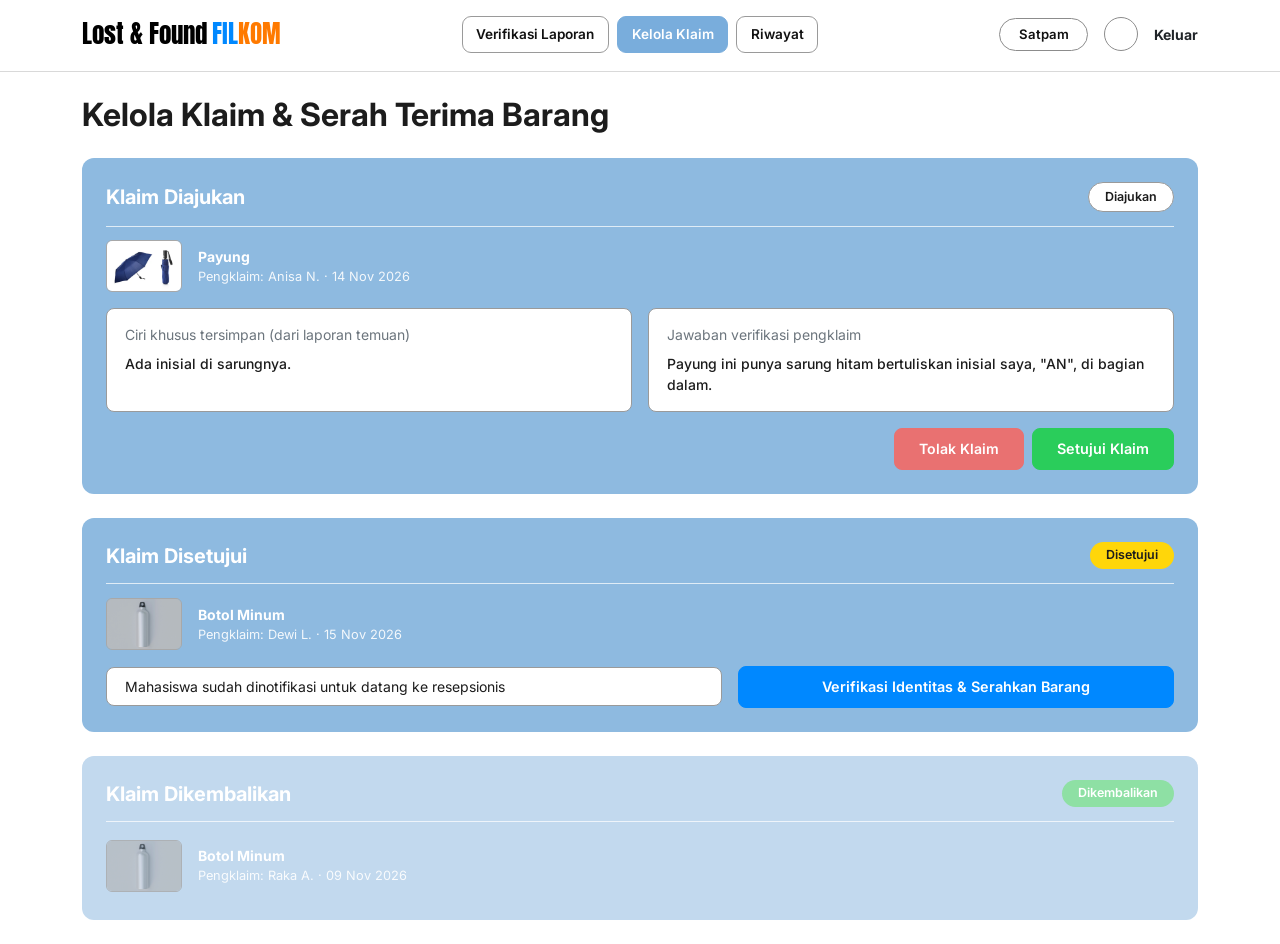
<file: kelola-klaim.html>
﻿<!DOCTYPE html>
<html lang="id">
<head>
  <meta charset="UTF-8" />
  <meta name="viewport" content="width=device-width, initial-scale=1.0" />
  <title>Kelola Klaim dan Serah Terima - Lost &amp; Found FILKOM</title>
  <link href="https://fonts.googleapis.com/css2?family=Anton&family=Inter:wght@400;500;600;700;800&display=swap" rel="stylesheet" />
  <link href="https://cdn.jsdelivr.net/npm/bootstrap@5.3.3/dist/css/bootstrap.min.css" rel="stylesheet" />
  <link href="https://cdn.jsdelivr.net/npm/bootstrap-icons@1.11.3/font/bootstrap-icons.min.css" rel="stylesheet" />
  <link rel="stylesheet" href="css/style.css" />
</head>
<body>
  <header class="navbar-utama sticky-top">
    <nav class="navbar navbar-expand-xl py-3">
      <div class="container">
        <a href="verifikasi-laporan.html" class="logo-brand">
          <span>Lost &amp; Found</span>
          <span><span class="logo-fil">FIL</span><span class="logo-kom">KOM</span></span>
        </a>
        <button class="navbar-toggler" type="button" data-bs-toggle="collapse" data-bs-target="#menuSatpam">
          <span class="navbar-toggler-icon"></span>
        </button>
        <div class="collapse navbar-collapse" id="menuSatpam">
          <div class="nav-tengah mx-auto my-2 my-xl-0">
            <a href="verifikasi-laporan.html" class="tombol-nav">Verifikasi Laporan</a>
            <a href="kelola-klaim.html" class="tombol-nav active">Kelola Klaim</a>
            <a href="riwayat.html" class="tombol-nav">Riwayat</a>
          </div>
          <div class="d-flex align-items-center gap-3 nav-kanan">
            <span class="badge-peran">Satpam</span>
            <span class="lingkaran-profil"></span>
            <a href="index.html" class="text-dark text-decoration-none fw-bold small">Keluar</a>
          </div>
        </div>
      </div>
    </nav>
  </header>

  <main class="container py-4">
    <h2 class="fw-bold mb-4">Kelola Klaim &amp; Serah Terima Barang</h2>

    <div class="panel-biru p-4 mb-4">
      <div class="d-flex justify-content-between align-items-center mb-2">
        <h5 class="fw-bold text-white mb-0">Klaim Diajukan</h5>
        <span class="pill-status pill-putih">Diajukan</span>
      </div>
      <hr class="garis-putih" />
      <div class="d-flex align-items-center gap-3 mb-3">
        <div class="thumb-kecil"><img src="assets/payung.png" alt="Payung" /></div>
        <div>
          <div class="fw-bold text-white small">Payung</div>
          <div class="text-white" style="opacity: 0.9; font-size: 0.8rem;">Pengklaim: Anisa N. &middot; 14 Nov 2026</div>
        </div>
      </div>
      <div class="row g-3 mb-3">
        <div class="col-md-6">
          <div class="kotak-putih h-100">
            <div class="small text-secondary mb-2">Ciri khusus tersimpan (dari laporan temuan)</div>
            <div class="small fw-medium">Ada inisial di sarungnya.</div>
          </div>
        </div>
        <div class="col-md-6">
          <div class="kotak-putih h-100">
            <div class="small text-secondary mb-2">Jawaban verifikasi pengklaim</div>
            <div class="small fw-medium">Payung ini punya sarung hitam bertuliskan inisial saya, "AN", di bagian dalam.</div>
          </div>
        </div>
      </div>
      <div class="d-flex justify-content-end gap-2">
        <button type="button" id="btnTolakKlaim" class="btn btn-merah px-4">Tolak Klaim</button>
        <button type="button" id="btnSetujuiKlaim" class="btn btn-hijau px-4">Setujui Klaim</button>
      </div>
    </div>

    <div class="panel-biru p-4 mb-4">
      <div class="d-flex justify-content-between align-items-center mb-2">
        <h5 class="fw-bold text-white mb-0">Klaim Disetujui</h5>
        <span class="pill-status pill-kuning">Disetujui</span>
      </div>
      <hr class="garis-putih" />
      <div class="d-flex align-items-center gap-3 mb-3">
        <div class="thumb-kecil"><img src="assets/botol-minum.png" alt="Botol Minum" /></div>
        <div>
          <div class="fw-bold text-white small">Botol Minum</div>
          <div class="text-white" style="opacity: 0.9; font-size: 0.8rem;">Pengklaim: Dewi L. &middot; 15 Nov 2026</div>
        </div>
      </div>
      <div class="row g-3 align-items-center">
        <div class="col-md-7">
          <div class="kotak-putih py-2 small">Mahasiswa sudah dinotifikasi untuk datang ke resepsionis</div>
        </div>
        <div class="col-md-5">
          <button type="button" id="btnSerahkanBarang" class="btn btn-biru w-100">Verifikasi Identitas &amp; Serahkan Barang</button>
        </div>
      </div>
    </div>

    <div class="panel-biru-pudar p-4">
      <div class="d-flex justify-content-between align-items-center mb-2">
        <h5 class="fw-bold text-white mb-0">Klaim Dikembalikan</h5>
        <span class="pill-status pill-hijau-pudar">Dikembalikan</span>
      </div>
      <hr class="garis-putih" />
      <div class="d-flex align-items-center gap-3 py-1">
        <div class="thumb-kecil" style="opacity: 0.8;"><img src="assets/botol-minum.png" alt="Botol Minum" /></div>
        <div>
          <div class="fw-bold text-white small">Botol Minum</div>
          <div class="text-white" style="opacity: 0.9; font-size: 0.8rem;">Pengklaim: Raka A. &middot; 09 Nov 2026</div>
        </div>
      </div>
    </div>
  </main>

  <script src="https://cdn.jsdelivr.net/npm/bootstrap@5.3.3/dist/js/bootstrap.bundle.min.js"></script>
  <script src="js/script.js"></script>
</body>
</html>
</file>
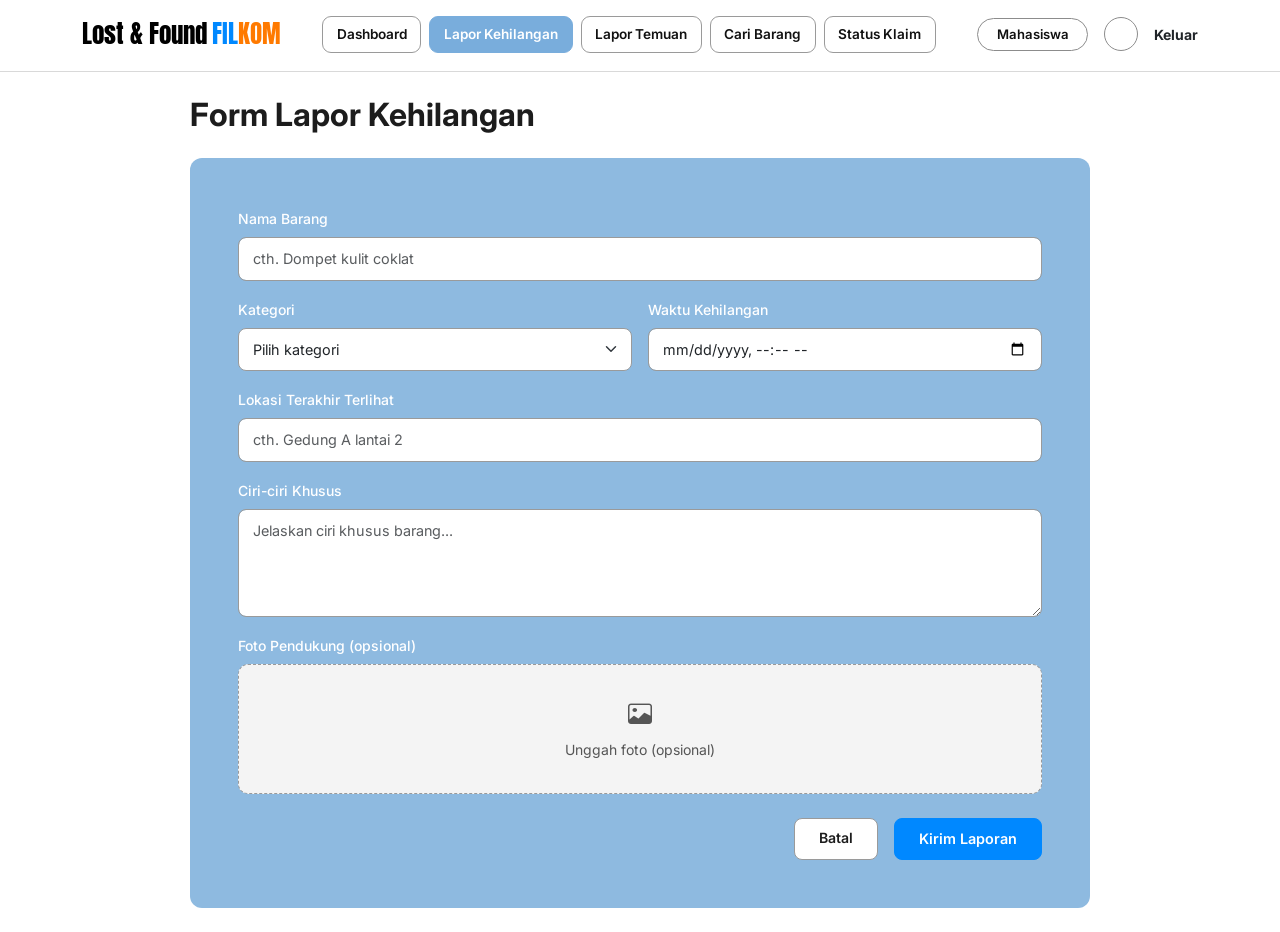
<file: lapor-kehilangan.html>
<!DOCTYPE html>
<html lang="id">
<head>
  <meta charset="UTF-8" />
  <meta name="viewport" content="width=device-width, initial-scale=1.0" />
  <title>Form Lapor Kehilangan - Lost &amp; Found FILKOM</title>
  <link href="https://fonts.googleapis.com/css2?family=Anton&family=Inter:wght@400;500;600;700;800&display=swap" rel="stylesheet" />
  <link href="https://cdn.jsdelivr.net/npm/bootstrap@5.3.3/dist/css/bootstrap.min.css" rel="stylesheet" />
  <link href="https://cdn.jsdelivr.net/npm/bootstrap-icons@1.11.3/font/bootstrap-icons.min.css" rel="stylesheet" />
  <link rel="stylesheet" href="css/style.css" />
</head>
<body>
  <header class="navbar-utama sticky-top">
    <nav class="navbar navbar-expand-xl py-3">
      <div class="container">
        <a href="dashboard-mahasiswa.html" class="logo-brand">
          <span>Lost &amp; Found</span>
          <span><span class="logo-fil">FIL</span><span class="logo-kom">KOM</span></span>
        </a>
        <button class="navbar-toggler" type="button" data-bs-toggle="collapse" data-bs-target="#menuMhs">
          <span class="navbar-toggler-icon"></span>
        </button>
        <div class="collapse navbar-collapse" id="menuMhs">
          <div class="nav-tengah mx-auto my-2 my-xl-0">
            <a href="dashboard-mahasiswa.html" class="tombol-nav">Dashboard</a>
            <a href="lapor-kehilangan.html" class="tombol-nav active">Lapor Kehilangan</a>
            <a href="lapor-temuan.html" class="tombol-nav">Lapor Temuan</a>
            <a href="daftar-barang.html" class="tombol-nav">Cari Barang</a>
            <a href="status-klaim.html" class="tombol-nav">Status Klaim</a>
          </div>
          <div class="d-flex align-items-center gap-3 nav-kanan">
            <span class="badge-peran">Mahasiswa</span>
            <span class="lingkaran-profil"></span>
            <a href="index.html" class="text-dark text-decoration-none fw-bold small">Keluar</a>
          </div>
        </div>
      </div>
    </nav>
  </header>

  <main class="container py-4">
    <div class="mx-auto" style="max-width: 900px;">
      <h2 class="fw-bold mb-4">Form Lapor Kehilangan</h2>
      <div class="panel-biru p-4 p-md-5">
        <form id="formLaporKehilangan">
          <div class="mb-3">
            <label class="form-label text-white small fw-medium">Nama Barang</label>
            <input type="text" class="form-control input-lf" placeholder="cth. Dompet kulit coklat" required />
          </div>

          <div class="row g-3 mb-3">
            <div class="col-md-6">
              <label class="form-label text-white small fw-medium">Kategori</label>
              <select class="form-select input-lf" required>
                <option value="">Pilih kategori</option>
                <option value="Elektronik">Elektronik</option>
                <option value="Aksesoris">Aksesoris</option>
                <option value="Alat Minum">Alat Minum</option>
                <option value="Alat Tulis">Alat Tulis</option>
                <option value="Lainnya">Lainnya</option>
              </select>
            </div>
            <div class="col-md-6">
              <label class="form-label text-white small fw-medium">Waktu Kehilangan</label>
              <input type="datetime-local" class="form-control input-lf" required />
            </div>
          </div>

          <div class="mb-3">
            <label class="form-label text-white small fw-medium">Lokasi Terakhir Terlihat</label>
            <input type="text" class="form-control input-lf" placeholder="cth. Gedung A lantai 2" required />
          </div>

          <div class="mb-3">
            <label class="form-label text-white small fw-medium">Ciri-ciri Khusus</label>
            <textarea class="form-control input-lf" rows="4" placeholder="Jelaskan ciri khusus barang..." required></textarea>
          </div>

          <div class="mb-4">
            <label class="form-label text-white small fw-medium">Foto Pendukung (opsional)</label>
            <label class="kotak-upload d-block" for="inputFoto">
              <i class="bi bi-image fs-4 d-block mb-1"></i>
              <span class="small" id="labelFoto">Unggah foto (opsional)</span>
              <input type="file" id="inputFoto" class="d-none" accept="image/*" />
            </label>
          </div>

          <div class="d-flex justify-content-end gap-3">
            <a href="dashboard-mahasiswa.html" class="btn btn-putih px-4">Batal</a>
            <button type="submit" class="btn btn-biru px-4">Kirim Laporan</button>
          </div>
        </form>
      </div>
    </div>
  </main>

  <script src="https://cdn.jsdelivr.net/npm/bootstrap@5.3.3/dist/js/bootstrap.bundle.min.js"></script>
  <script src="js/script.js"></script>
</body>
</html>
</file>
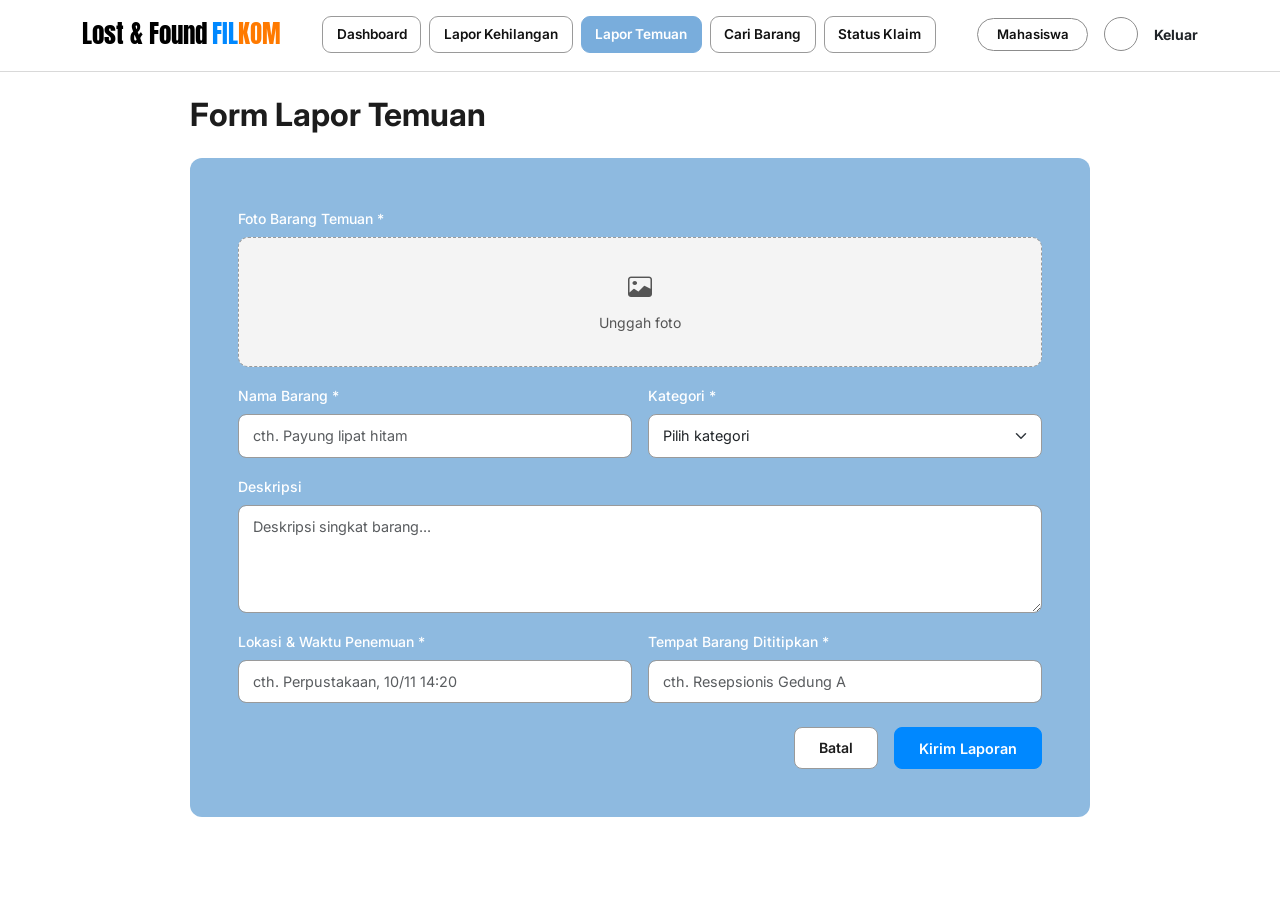
<file: lapor-temuan.html>
<!DOCTYPE html>
<html lang="id">
<head>
  <meta charset="UTF-8" />
  <meta name="viewport" content="width=device-width, initial-scale=1.0" />
  <title>Form Lapor Temuan - Lost &amp; Found FILKOM</title>
  <link href="https://fonts.googleapis.com/css2?family=Anton&family=Inter:wght@400;500;600;700;800&display=swap" rel="stylesheet" />
  <link href="https://cdn.jsdelivr.net/npm/bootstrap@5.3.3/dist/css/bootstrap.min.css" rel="stylesheet" />
  <link href="https://cdn.jsdelivr.net/npm/bootstrap-icons@1.11.3/font/bootstrap-icons.min.css" rel="stylesheet" />
  <link rel="stylesheet" href="css/style.css" />
</head>
<body>
  <header class="navbar-utama sticky-top">
    <nav class="navbar navbar-expand-xl py-3">
      <div class="container">
        <a href="dashboard-mahasiswa.html" class="logo-brand">
          <span>Lost &amp; Found</span>
          <span><span class="logo-fil">FIL</span><span class="logo-kom">KOM</span></span>
        </a>
        <button class="navbar-toggler" type="button" data-bs-toggle="collapse" data-bs-target="#menuMhs">
          <span class="navbar-toggler-icon"></span>
        </button>
        <div class="collapse navbar-collapse" id="menuMhs">
          <div class="nav-tengah mx-auto my-2 my-xl-0">
            <a href="dashboard-mahasiswa.html" class="tombol-nav">Dashboard</a>
            <a href="lapor-kehilangan.html" class="tombol-nav">Lapor Kehilangan</a>
            <a href="lapor-temuan.html" class="tombol-nav active">Lapor Temuan</a>
            <a href="daftar-barang.html" class="tombol-nav">Cari Barang</a>
            <a href="status-klaim.html" class="tombol-nav">Status Klaim</a>
          </div>
          <div class="d-flex align-items-center gap-3 nav-kanan">
            <span class="badge-peran">Mahasiswa</span>
            <span class="lingkaran-profil"></span>
            <a href="index.html" class="text-dark text-decoration-none fw-bold small">Keluar</a>
          </div>
        </div>
      </div>
    </nav>
  </header>

  <main class="container py-4">
    <div class="mx-auto" style="max-width: 900px;">
      <h2 class="fw-bold mb-4">Form Lapor Temuan</h2>
      <div class="panel-biru p-4 p-md-5">
        <form id="formLaporTemuan">
          <div class="mb-3">
            <label class="form-label text-white small fw-medium">Foto Barang Temuan *</label>
            <label class="kotak-upload d-block" for="inputFoto">
              <i class="bi bi-image fs-4 d-block mb-1"></i>
              <span class="small" id="labelFoto">Unggah foto</span>
              <input type="file" id="inputFoto" class="d-none" accept="image/*" />
            </label>
          </div>

          <div class="row g-3 mb-3">
            <div class="col-md-6">
              <label class="form-label text-white small fw-medium">Nama Barang *</label>
              <input type="text" class="form-control input-lf" placeholder="cth. Payung lipat hitam" required />
            </div>
            <div class="col-md-6">
              <label class="form-label text-white small fw-medium">Kategori *</label>
              <select class="form-select input-lf" required>
                <option value="">Pilih kategori</option>
                <option value="Elektronik">Elektronik</option>
                <option value="Aksesoris">Aksesoris</option>
                <option value="Alat Minum">Alat Minum</option>
                <option value="Alat Tulis">Alat Tulis</option>
                <option value="Lainnya">Lainnya</option>
              </select>
            </div>
          </div>

          <div class="mb-3">
            <label class="form-label text-white small fw-medium">Deskripsi</label>
            <textarea class="form-control input-lf" rows="4" placeholder="Deskripsi singkat barang..." required></textarea>
          </div>

          <div class="row g-3 mb-4">
            <div class="col-md-6">
              <label class="form-label text-white small fw-medium">Lokasi &amp; Waktu Penemuan *</label>
              <input type="text" class="form-control input-lf" placeholder="cth. Perpustakaan, 10/11 14:20" required />
            </div>
            <div class="col-md-6">
              <label class="form-label text-white small fw-medium">Tempat Barang Dititipkan *</label>
              <input type="text" class="form-control input-lf" placeholder="cth. Resepsionis Gedung A" required />
            </div>
          </div>

          <div class="d-flex justify-content-end gap-3">
            <a href="dashboard-mahasiswa.html" class="btn btn-putih px-4">Batal</a>
            <button type="submit" class="btn btn-biru px-4">Kirim Laporan</button>
          </div>
        </form>
      </div>
    </div>
  </main>

  <script src="https://cdn.jsdelivr.net/npm/bootstrap@5.3.3/dist/js/bootstrap.bundle.min.js"></script>
  <script src="js/script.js"></script>
</body>
</html>
</file>
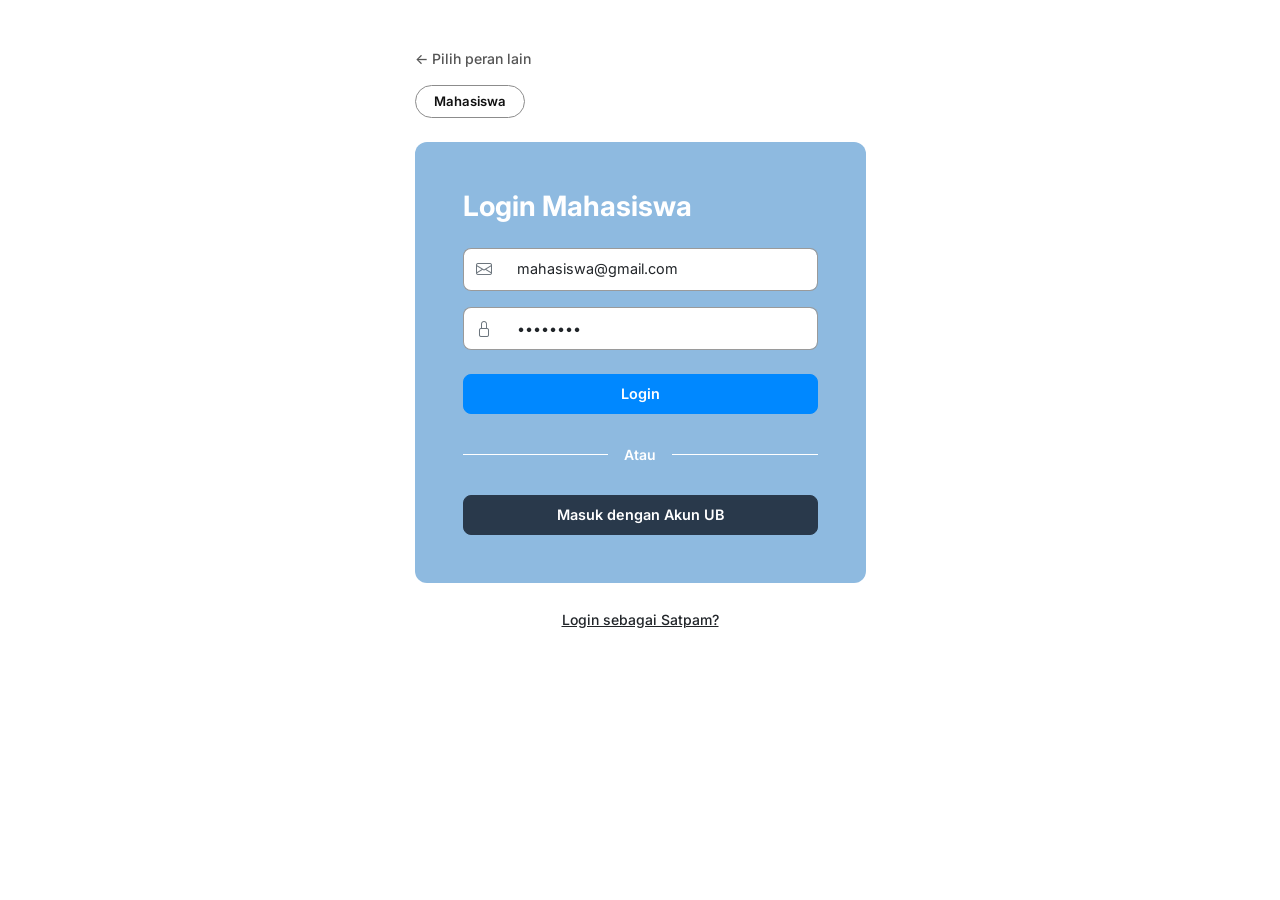
<file: login-mahasiswa.html>
<!DOCTYPE html>
<html lang="id">
<head>
  <meta charset="UTF-8" />
  <meta name="viewport" content="width=device-width, initial-scale=1.0" />
  <title>Login Mahasiswa - Lost &amp; Found FILKOM</title>
  <link href="https://fonts.googleapis.com/css2?family=Anton&family=Inter:wght@400;500;600;700;800&display=swap" rel="stylesheet" />
  <link href="https://cdn.jsdelivr.net/npm/bootstrap@5.3.3/dist/css/bootstrap.min.css" rel="stylesheet" />
  <link href="https://cdn.jsdelivr.net/npm/bootstrap-icons@1.11.3/font/bootstrap-icons.min.css" rel="stylesheet" />
  <link rel="stylesheet" href="css/style.css" />
</head>
<body>
  <div class="container py-5">
    <div class="row justify-content-center">
      <div class="col-md-8 col-lg-5" style="max-width: 560px;">
        <div class="mb-3">
          <a href="pilih-peran.html" class="link-kembali d-block mb-3">&larr; Pilih peran lain</a>
          <span class="badge-peran">Mahasiswa</span>
        </div>

        <div class="panel-biru p-4 p-md-5 mt-4">
          <h3 class="fw-bold text-white mb-4">Login Mahasiswa</h3>
          <form id="formLoginMahasiswa">
            <div class="mb-3">
              <div class="input-group">
                <span class="input-group-text bg-white border-end-0" style="border-color: #9a9a9a; border-radius: 8px 0 0 8px;">
                  <i class="bi bi-envelope text-secondary"></i>
                </span>
                <input type="email" class="form-control input-lf border-start-0" style="border-radius: 0 8px 8px 0;" placeholder="mahasiswa@gmail.com" value="mahasiswa@gmail.com" required />
              </div>
            </div>
            <div class="mb-4">
              <div class="input-group">
                <span class="input-group-text bg-white border-end-0" style="border-color: #9a9a9a; border-radius: 8px 0 0 8px;">
                  <i class="bi bi-lock text-secondary"></i>
                </span>
                <input type="password" class="form-control input-lf border-start-0" style="border-radius: 0 8px 8px 0;" placeholder="........" value="12345678" required />
              </div>
            </div>
            <button type="submit" class="btn btn-biru w-100 py-2">Login</button>
          </form>

          <div class="d-flex align-items-center gap-3 my-4 text-white small">
            <hr class="flex-grow-1 border-white opacity-100" />
            <span class="fw-semibold">Atau</span>
            <hr class="flex-grow-1 border-white opacity-100" />
          </div>

          <a href="dashboard-mahasiswa.html" class="btn btn-ub w-100 py-2">Masuk dengan Akun UB</a>
        </div>

        <div class="text-center mt-4">
          <a href="login-satpam.html" class="text-dark small fw-medium">Login sebagai Satpam?</a>
        </div>
      </div>
    </div>
  </div>

  <script src="js/script.js"></script>
</body>
</html>
</file>
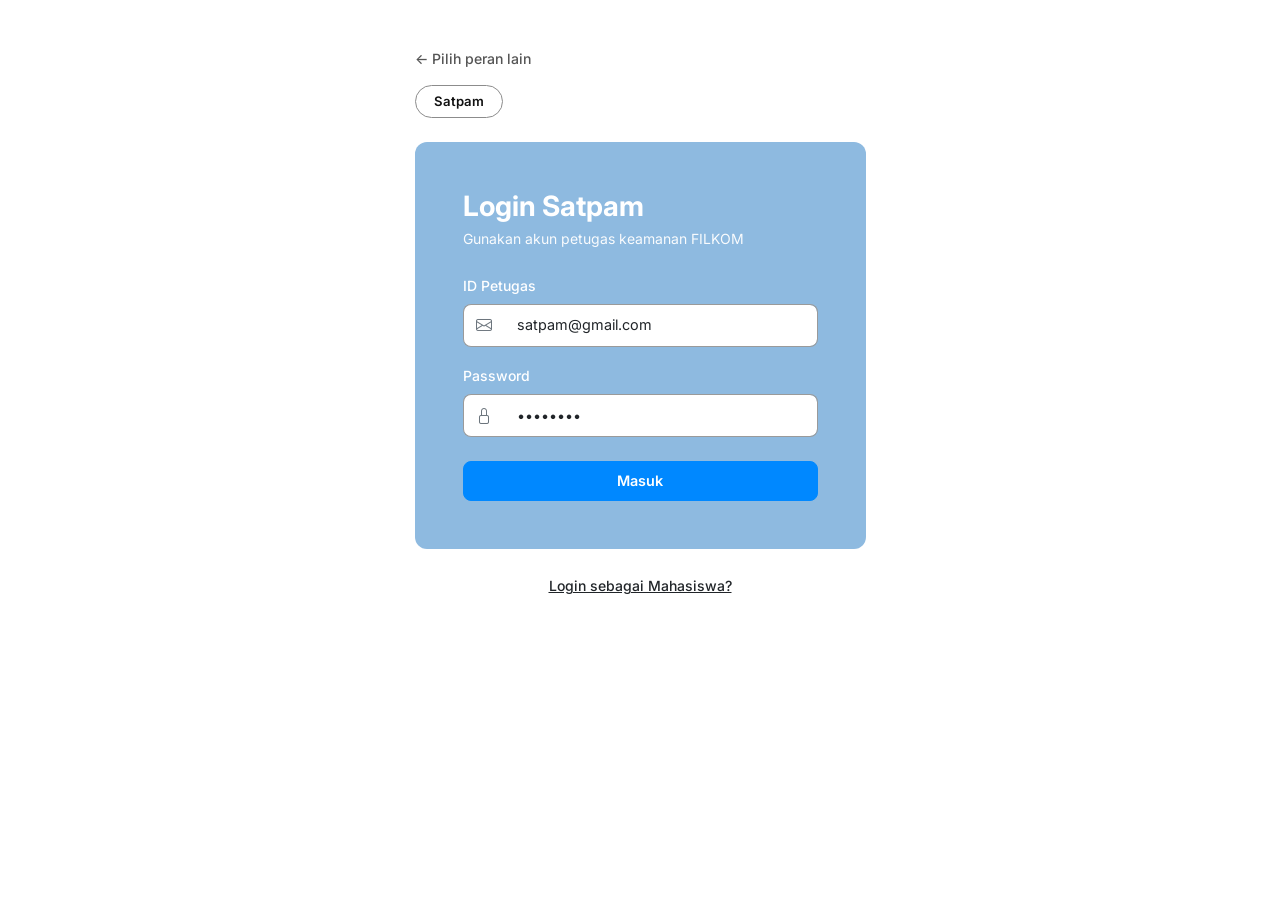
<file: login-satpam.html>
<!DOCTYPE html>
<html lang="id">
<head>
  <meta charset="UTF-8" />
  <meta name="viewport" content="width=device-width, initial-scale=1.0" />
  <title>Login Satpam - Lost &amp; Found FILKOM</title>
  <link href="https://fonts.googleapis.com/css2?family=Anton&family=Inter:wght@400;500;600;700;800&display=swap" rel="stylesheet" />
  <link href="https://cdn.jsdelivr.net/npm/bootstrap@5.3.3/dist/css/bootstrap.min.css" rel="stylesheet" />
  <link href="https://cdn.jsdelivr.net/npm/bootstrap-icons@1.11.3/font/bootstrap-icons.min.css" rel="stylesheet" />
  <link rel="stylesheet" href="css/style.css" />
</head>
<body>
  <div class="container py-5">
    <div class="row justify-content-center">
      <div class="col-md-8 col-lg-5" style="max-width: 560px;">
        <div class="mb-3">
          <a href="pilih-peran.html" class="link-kembali d-block mb-3">&larr; Pilih peran lain</a>
          <span class="badge-peran">Satpam</span>
        </div>

        <div class="panel-biru p-4 p-md-5 mt-4">
          <h3 class="fw-bold text-white mb-1">Login Satpam</h3>
          <p class="text-white small mb-4" style="opacity: 0.95;">Gunakan akun petugas keamanan FILKOM</p>
          <form id="formLoginSatpam">
            <div class="mb-3">
              <label class="form-label text-white small fw-medium">ID Petugas</label>
              <div class="input-group">
                <span class="input-group-text bg-white border-end-0" style="border-color: #9a9a9a; border-radius: 8px 0 0 8px;">
                  <i class="bi bi-envelope text-secondary"></i>
                </span>
                <input type="text" class="form-control input-lf border-start-0" style="border-radius: 0 8px 8px 0;" placeholder="satpam@gmail.com" value="satpam@gmail.com" required />
              </div>
            </div>
            <div class="mb-4">
              <label class="form-label text-white small fw-medium">Password</label>
              <div class="input-group">
                <span class="input-group-text bg-white border-end-0" style="border-color: #9a9a9a; border-radius: 8px 0 0 8px;">
                  <i class="bi bi-lock text-secondary"></i>
                </span>
                <input type="password" class="form-control input-lf border-start-0" style="border-radius: 0 8px 8px 0;" placeholder="........" value="12345678" required />
              </div>
            </div>
            <button type="submit" class="btn btn-biru w-100 py-2">Masuk</button>
          </form>
        </div>

        <div class="text-center mt-4">
          <a href="login-mahasiswa.html" class="text-dark small fw-medium">Login sebagai Mahasiswa?</a>
        </div>
      </div>
    </div>
  </div>

  <script src="js/script.js"></script>
</body>
</html>
</file>
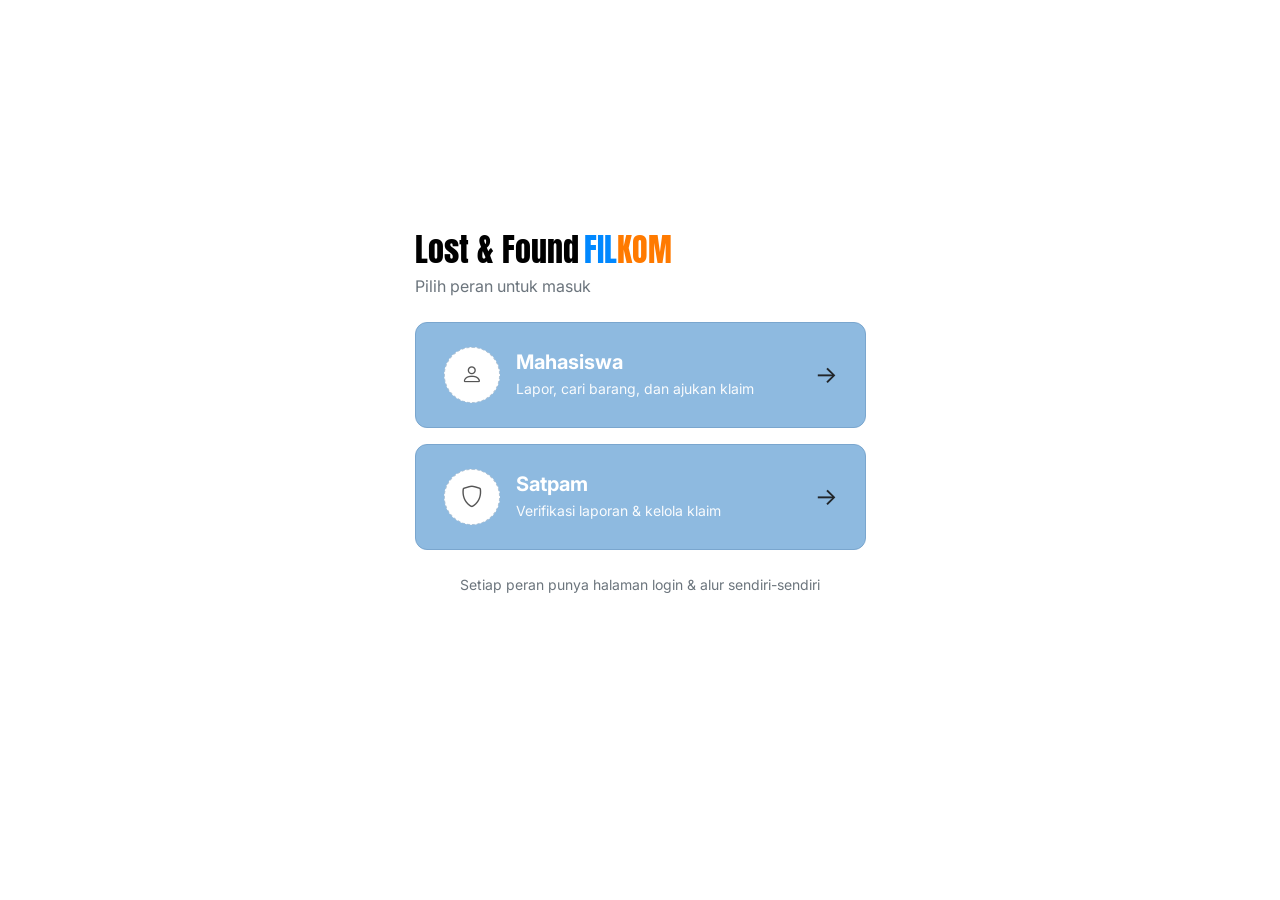
<file: pilih-peran.html>
<!DOCTYPE html>
<html lang="id">
<head>
  <meta charset="UTF-8" />
  <meta name="viewport" content="width=device-width, initial-scale=1.0" />
  <title>Pilih Peran - Lost &amp; Found FILKOM</title>
  <link href="https://fonts.googleapis.com/css2?family=Anton&family=Inter:wght@400;500;600;700;800&display=swap" rel="stylesheet" />
  <link href="https://cdn.jsdelivr.net/npm/bootstrap@5.3.3/dist/css/bootstrap.min.css" rel="stylesheet" />
  <link href="https://cdn.jsdelivr.net/npm/bootstrap-icons@1.11.3/font/bootstrap-icons.min.css" rel="stylesheet" />
  <link rel="stylesheet" href="css/style.css" />
</head>
<body>
  <div class="container">
    <div class="row justify-content-center align-items-center" style="min-height: 92vh;">
      <div class="col-md-8 col-lg-5" style="max-width: 560px;">
        <div class="mb-4">
          <a href="index.html" class="logo-brand fs-2 mb-2">
            <span>Lost &amp; Found</span>
            <span><span class="logo-fil">FIL</span><span class="logo-kom">KOM</span></span>
          </a>
          <p class="text-secondary mb-0">Pilih peran untuk masuk</p>
        </div>

        <div class="d-flex flex-column gap-3 mb-4">
          <a href="login-mahasiswa.html" class="kartu-pilih-peran">
            <div class="ikon-peran"><i class="bi bi-person"></i></div>
            <div class="flex-grow-1">
              <h5 class="fw-bold mb-1">Mahasiswa</h5>
              <div class="small" style="opacity: 0.95;">Lapor, cari barang, dan ajukan klaim</div>
            </div>
            <span class="fs-4 text-dark">&rarr;</span>
          </a>

          <a href="login-satpam.html" class="kartu-pilih-peran">
            <div class="ikon-peran"><i class="bi bi-shield"></i></div>
            <div class="flex-grow-1">
              <h5 class="fw-bold mb-1">Satpam</h5>
              <div class="small" style="opacity: 0.95;">Verifikasi laporan &amp; kelola klaim</div>
            </div>
            <span class="fs-4 text-dark">&rarr;</span>
          </a>
        </div>

        <p class="text-secondary small text-center mb-0">Setiap peran punya halaman login &amp; alur sendiri-sendiri</p>
      </div>
    </div>
  </div>
</body>
</html>
</file>
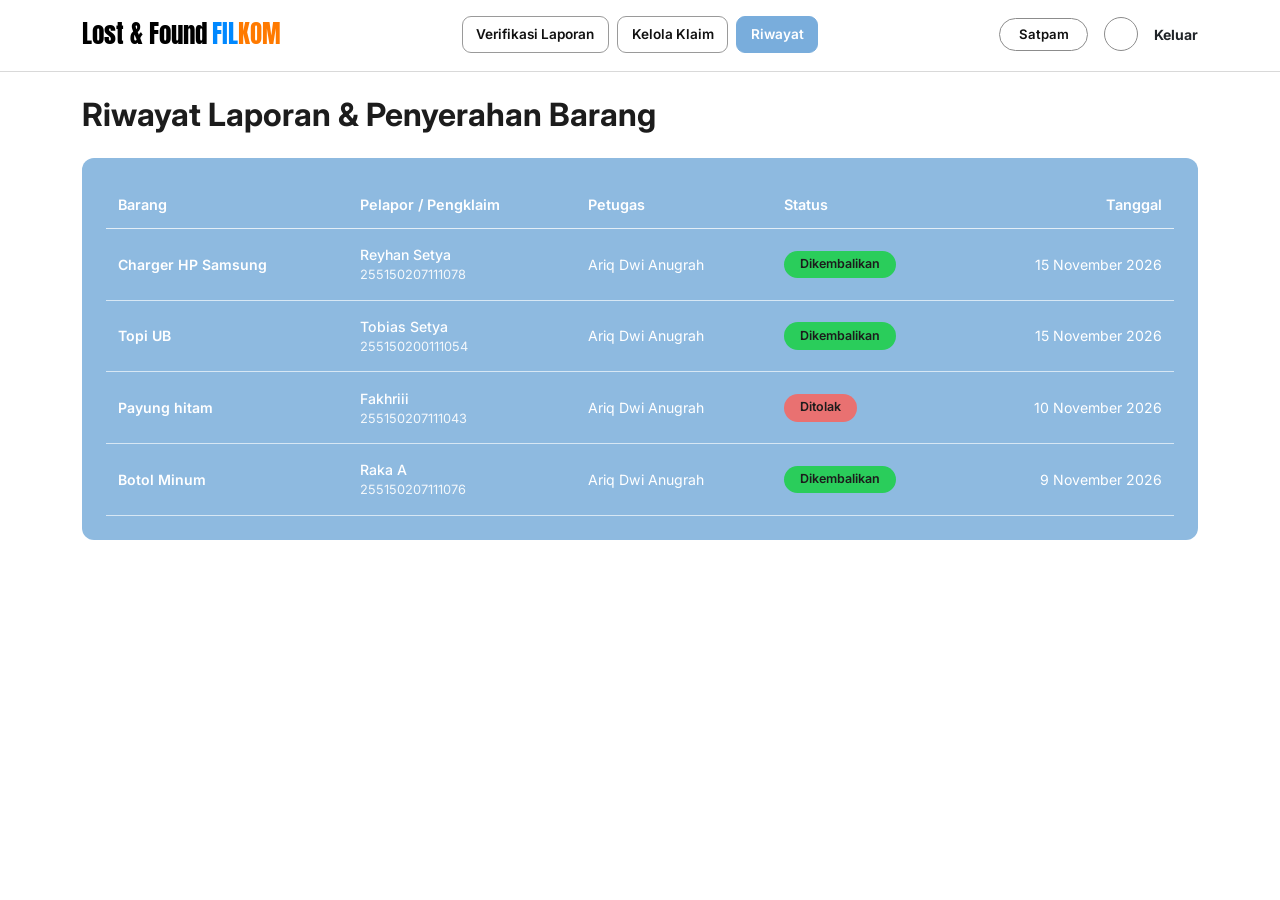
<file: riwayat.html>
<!DOCTYPE html>
<html lang="id">
<head>
  <meta charset="UTF-8" />
  <meta name="viewport" content="width=device-width, initial-scale=1.0" />
  <title>Riwayat Laporan dan Penyerahan - Lost &amp; Found FILKOM</title>
  <link href="https://fonts.googleapis.com/css2?family=Anton&family=Inter:wght@400;500;600;700;800&display=swap" rel="stylesheet" />
  <link href="https://cdn.jsdelivr.net/npm/bootstrap@5.3.3/dist/css/bootstrap.min.css" rel="stylesheet" />
  <link href="https://cdn.jsdelivr.net/npm/bootstrap-icons@1.11.3/font/bootstrap-icons.min.css" rel="stylesheet" />
  <link rel="stylesheet" href="css/style.css" />
</head>
<body>
  <header class="navbar-utama sticky-top">
    <nav class="navbar navbar-expand-xl py-3">
      <div class="container">
        <a href="verifikasi-laporan.html" class="logo-brand">
          <span>Lost &amp; Found</span>
          <span><span class="logo-fil">FIL</span><span class="logo-kom">KOM</span></span>
        </a>
        <button class="navbar-toggler" type="button" data-bs-toggle="collapse" data-bs-target="#menuSatpam">
          <span class="navbar-toggler-icon"></span>
        </button>
        <div class="collapse navbar-collapse" id="menuSatpam">
          <div class="nav-tengah mx-auto my-2 my-xl-0">
            <a href="verifikasi-laporan.html" class="tombol-nav">Verifikasi Laporan</a>
            <a href="kelola-klaim.html" class="tombol-nav">Kelola Klaim</a>
            <a href="riwayat.html" class="tombol-nav active">Riwayat</a>
          </div>
          <div class="d-flex align-items-center gap-3 nav-kanan">
            <span class="badge-peran">Satpam</span>
            <span class="lingkaran-profil"></span>
            <a href="index.html" class="text-dark text-decoration-none fw-bold small">Keluar</a>
          </div>
        </div>
      </div>
    </nav>
  </header>

  <main class="container py-4">
    <h2 class="fw-bold mb-4">Riwayat Laporan &amp; Penyerahan Barang</h2>

    <div class="panel-biru p-4">
      <div class="table-responsive">
        <table class="tabel-riwayat">
          <thead>
            <tr>
              <th>Barang</th>
              <th>Pelapor / Pengklaim</th>
              <th>Petugas</th>
              <th>Status</th>
              <th class="text-end">Tanggal</th>
            </tr>
          </thead>
          <tbody>
            <tr onclick="window.location.href='detail-riwayat.html'">
              <td class="fw-semibold">Charger HP Samsung</td>
              <td>
                <div class="fw-medium">Reyhan Setya</div>
                <div style="opacity: 0.9; font-size: 0.8rem;">255150207111078</div>
              </td>
              <td>Ariq Dwi Anugrah</td>
              <td><span class="pill-status pill-hijau">Dikembalikan</span></td>
              <td class="text-end">15 November 2026</td>
            </tr>
            <tr onclick="window.location.href='detail-riwayat.html'">
              <td class="fw-semibold">Topi UB</td>
              <td>
                <div class="fw-medium">Tobias Setya</div>
                <div style="opacity: 0.9; font-size: 0.8rem;">255150200111054</div>
              </td>
              <td>Ariq Dwi Anugrah</td>
              <td><span class="pill-status pill-hijau">Dikembalikan</span></td>
              <td class="text-end">15 November 2026</td>
            </tr>
            <tr onclick="window.location.href='detail-riwayat.html'">
              <td class="fw-semibold">Payung hitam</td>
              <td>
                <div class="fw-medium">Fakhriii</div>
                <div style="opacity: 0.9; font-size: 0.8rem;">255150207111043</div>
              </td>
              <td>Ariq Dwi Anugrah</td>
              <td><span class="pill-status pill-merah">Ditolak</span></td>
              <td class="text-end">10 November 2026</td>
            </tr>
            <tr onclick="window.location.href='detail-riwayat.html'">
              <td class="fw-semibold">Botol Minum</td>
              <td>
                <div class="fw-medium">Raka A</div>
                <div style="opacity: 0.9; font-size: 0.8rem;">255150207111076</div>
              </td>
              <td>Ariq Dwi Anugrah</td>
              <td><span class="pill-status pill-hijau">Dikembalikan</span></td>
              <td class="text-end">9 November 2026</td>
            </tr>
          </tbody>
        </table>
      </div>
    </div>
  </main>

  <script src="https://cdn.jsdelivr.net/npm/bootstrap@5.3.3/dist/js/bootstrap.bundle.min.js"></script>
</body>
</html>
</file>
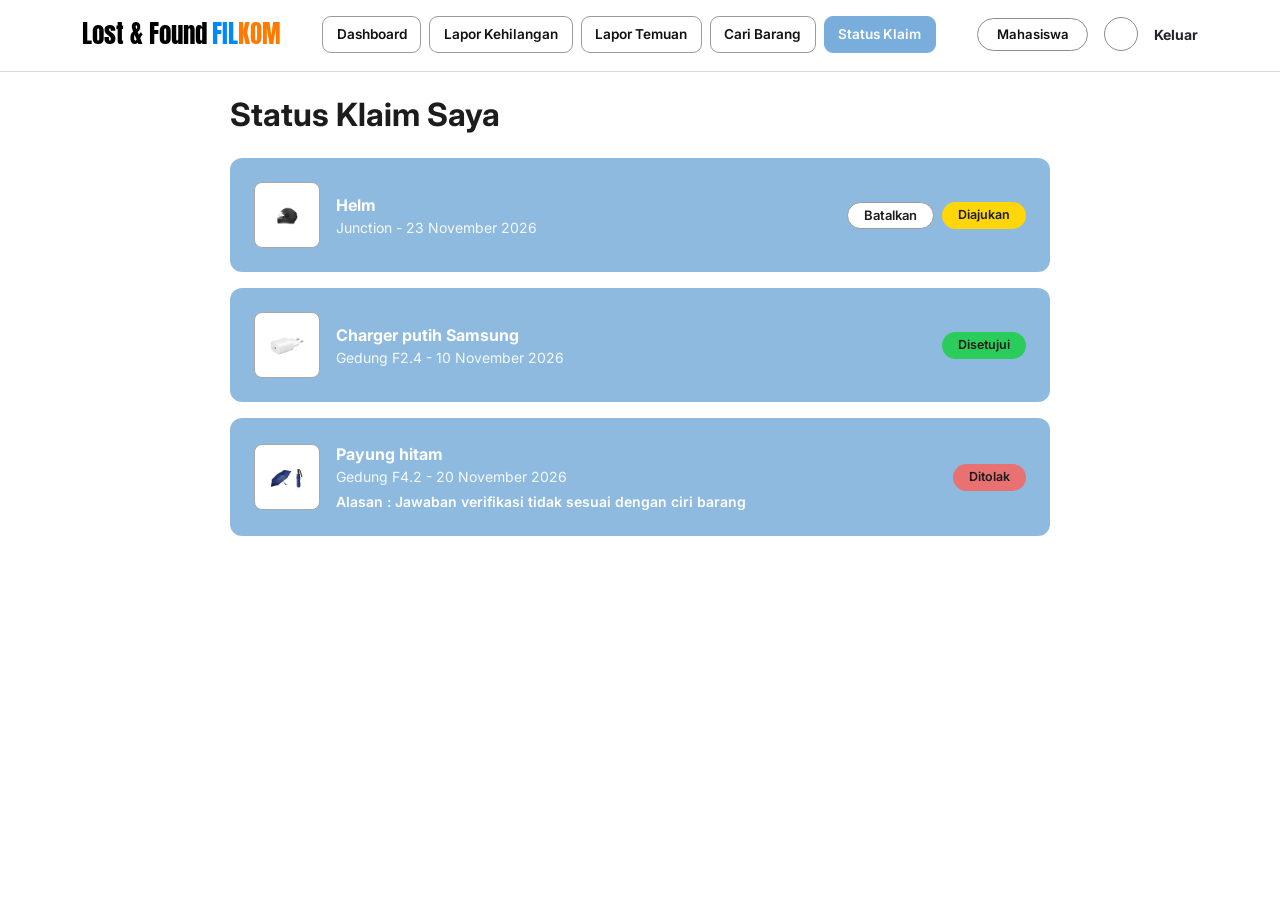
<file: status-klaim.html>
﻿<!DOCTYPE html>
<html lang="id">
<head>
  <meta charset="UTF-8" />
  <meta name="viewport" content="width=device-width, initial-scale=1.0" />
  <title>Status Klaim Saya - Lost &amp; Found FILKOM</title>
  <link href="https://fonts.googleapis.com/css2?family=Anton&family=Inter:wght@400;500;600;700;800&display=swap" rel="stylesheet" />
  <link href="https://cdn.jsdelivr.net/npm/bootstrap@5.3.3/dist/css/bootstrap.min.css" rel="stylesheet" />
  <link href="https://cdn.jsdelivr.net/npm/bootstrap-icons@1.11.3/font/bootstrap-icons.min.css" rel="stylesheet" />
  <link rel="stylesheet" href="css/style.css" />
</head>
<body>
  <header class="navbar-utama sticky-top">
    <nav class="navbar navbar-expand-xl py-3">
      <div class="container">
        <a href="dashboard-mahasiswa.html" class="logo-brand">
          <span>Lost &amp; Found</span>
          <span><span class="logo-fil">FIL</span><span class="logo-kom">KOM</span></span>
        </a>
        <button class="navbar-toggler" type="button" data-bs-toggle="collapse" data-bs-target="#menuMhs">
          <span class="navbar-toggler-icon"></span>
        </button>
        <div class="collapse navbar-collapse" id="menuMhs">
          <div class="nav-tengah mx-auto my-2 my-xl-0">
            <a href="dashboard-mahasiswa.html" class="tombol-nav">Dashboard</a>
            <a href="lapor-kehilangan.html" class="tombol-nav">Lapor Kehilangan</a>
            <a href="lapor-temuan.html" class="tombol-nav">Lapor Temuan</a>
            <a href="daftar-barang.html" class="tombol-nav">Cari Barang</a>
            <a href="status-klaim.html" class="tombol-nav active">Status Klaim</a>
          </div>
          <div class="d-flex align-items-center gap-3 nav-kanan">
            <span class="badge-peran">Mahasiswa</span>
            <span class="lingkaran-profil"></span>
            <a href="index.html" class="text-dark text-decoration-none fw-bold small">Keluar</a>
          </div>
        </div>
      </div>
    </nav>
  </header>

  <main class="container py-4">
    <div class="mx-auto" style="max-width: 820px;">
      <h2 class="fw-bold mb-4">Status Klaim Saya</h2>

      <div class="d-flex flex-column gap-3">
        <div id="klaimHelm" class="panel-biru p-3 p-md-4 d-flex flex-wrap align-items-center justify-content-between gap-3">
          <div class="d-flex align-items-center gap-3">
            <div class="thumb-kotak"><img src="assets/helm.png" alt="Helm" /></div>
            <div>
              <div class="fw-bold text-white">Helm</div>
              <div class="small text-white" style="opacity: 0.92;">Junction - 23 November 2026</div>
            </div>
          </div>
          <div class="d-flex align-items-center gap-2">
            <button type="button" class="btn btn-putih btn-sm px-3" style ="border-radius: 999px; padding: 3px 12px; font-size: 13px;" data-bs-toggle="modal" data-bs-target="#modalBatal">Batalkan</button>
            <span class="pill-status pill-kuning">Diajukan</span>
          </div>
        </div>

        <div class="panel-biru p-3 p-md-4 d-flex flex-wrap align-items-center justify-content-between gap-3">
          <div class="d-flex align-items-center gap-3">
            <div class="thumb-kotak"><img src="assets/charger-hp.png" alt="Charger putih Samsung" /></div>
            <div>
              <div class="fw-bold text-white">Charger putih Samsung</div>
              <div class="small text-white" style="opacity: 0.92;">Gedung F2.4 - 10 November 2026</div>
            </div>
          </div>
          <span class="pill-status pill-hijau">Disetujui</span>
        </div>

        <div class="panel-biru p-3 p-md-4 d-flex flex-wrap align-items-center justify-content-between gap-3">
          <div class="d-flex align-items-center gap-3">
            <div class="thumb-kotak"><img src="assets/payung.png" alt="Payung hitam" /></div>
            <div>
              <div class="fw-bold text-white">Payung hitam</div>
              <div class="small text-white" style="opacity: 0.92;">Gedung F4.2 - 20 November 2026</div>
              <div class="small fw-semibold text-white mt-1">Alasan : Jawaban verifikasi tidak sesuai dengan ciri barang</div>
            </div>
          </div>
          <span class="pill-status pill-merah">Ditolak</span>
        </div>
      </div>
    </div>
  </main>

  <div class="modal fade" id="modalBatal" tabindex="-1" aria-hidden="true">
    <div class="modal-dialog modal-dialog-centered" style="max-width: 560px;">
      <div class="modal-content modal-lf">
        <div class="modal-body p-4">
          <div class="d-flex justify-content-between align-items-start mb-2">
            <h5 class="fw-bold mb-0 judul-modal-merah">Batalkan laporan kehilangan?</h5>
            <button type="button" class="tombol-tutup-kotak" data-bs-dismiss="modal">
              <i class="bi bi-x-lg"></i>
            </button>
          </div>
          <p class="text-dark small mb-4">
            Laporan akan ditutup dan tidak lagi dicocokkan dengan barang temuan.
          </p>
          <div class="d-flex justify-content-between align-items-center">
            <button type="button" class="btn btn-putih px-4" data-bs-dismiss="modal">Kembali</button>
            <button type="button" id="btnYaBatalkan" class="btn btn-merah px-4" data-bs-dismiss="modal">Ya, batalkan</button>
          </div>
        </div>
      </div>
    </div>
  </div>

  <script src="https://cdn.jsdelivr.net/npm/bootstrap@5.3.3/dist/js/bootstrap.bundle.min.js"></script>
  <script src="js/script.js"></script>
</body>
</html>
</file>
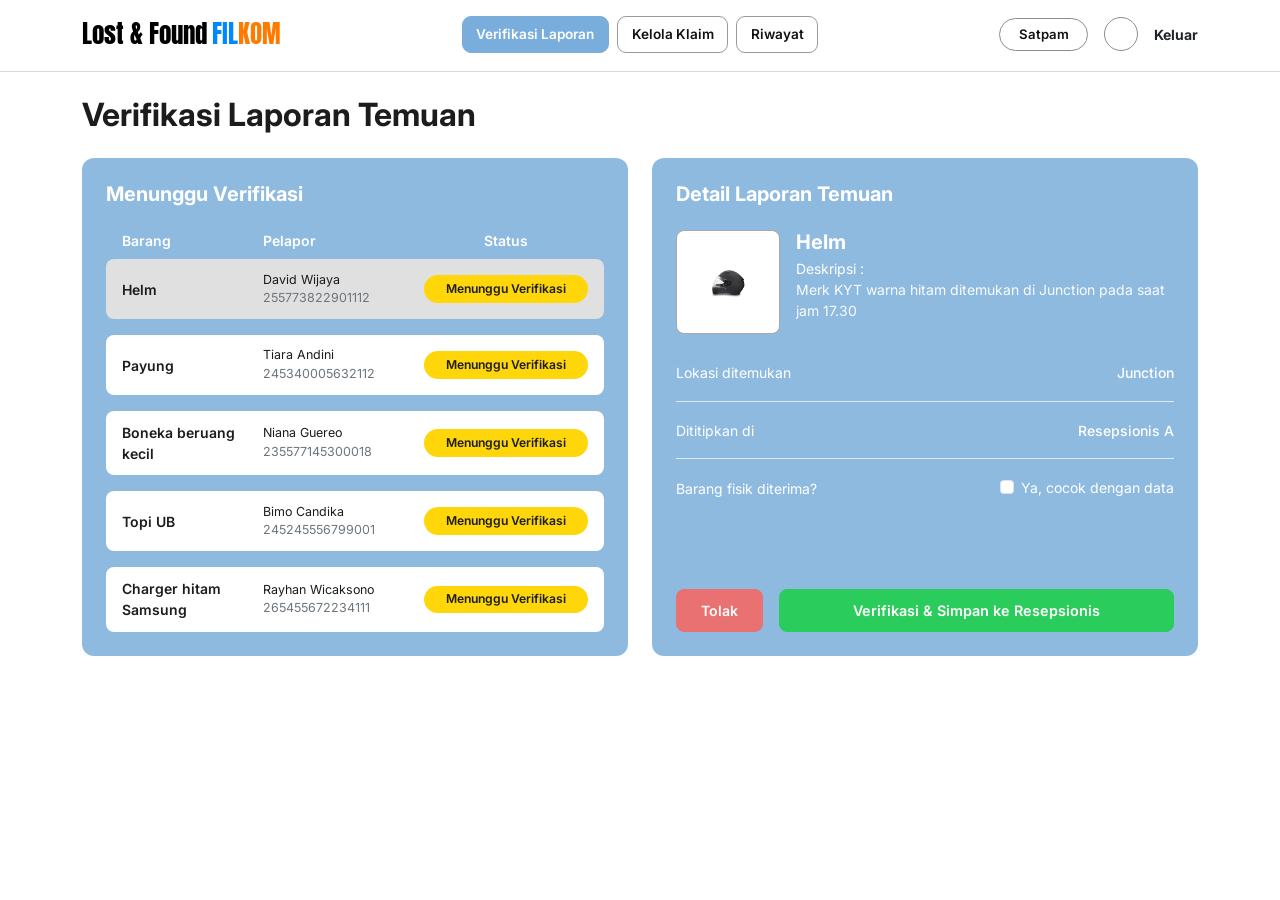
<file: verifikasi-laporan.html>
﻿<!DOCTYPE html>
<html lang="id">
<head>
  <meta charset="UTF-8" />
  <meta name="viewport" content="width=device-width, initial-scale=1.0" />
  <title>Verifikasi Laporan Temuan - Lost &amp; Found FILKOM</title>
  <link href="https://fonts.googleapis.com/css2?family=Anton&family=Inter:wght@400;500;600;700;800&display=swap" rel="stylesheet" />
  <link href="https://cdn.jsdelivr.net/npm/bootstrap@5.3.3/dist/css/bootstrap.min.css" rel="stylesheet" />
  <link href="https://cdn.jsdelivr.net/npm/bootstrap-icons@1.11.3/font/bootstrap-icons.min.css" rel="stylesheet" />
  <link rel="stylesheet" href="css/style.css" />
</head>
<body>
  <header class="navbar-utama sticky-top">
    <nav class="navbar navbar-expand-xl py-3">
      <div class="container">
        <a href="verifikasi-laporan.html" class="logo-brand">
          <span>Lost &amp; Found</span>
          <span><span class="logo-fil">FIL</span><span class="logo-kom">KOM</span></span>
        </a>
        <button class="navbar-toggler" type="button" data-bs-toggle="collapse" data-bs-target="#menuSatpam">
          <span class="navbar-toggler-icon"></span>
        </button>
        <div class="collapse navbar-collapse" id="menuSatpam">
          <div class="nav-tengah mx-auto my-2 my-xl-0">
            <a href="verifikasi-laporan.html" class="tombol-nav active">Verifikasi Laporan</a>
            <a href="kelola-klaim.html" class="tombol-nav">Kelola Klaim</a>
            <a href="riwayat.html" class="tombol-nav">Riwayat</a>
          </div>
          <div class="d-flex align-items-center gap-3 nav-kanan">
            <span class="badge-peran">Satpam</span>
            <span class="lingkaran-profil"></span>
            <a href="index.html" class="text-dark text-decoration-none fw-bold small">Keluar</a>
          </div>
        </div>
      </div>
    </nav>
  </header>

  <main class="container py-4">
    <h2 class="fw-bold mb-4">Verifikasi Laporan Temuan</h2>

    <div class="row g-4">
      <div class="col-lg-6">
        <div class="panel-biru p-4 h-100">
          <h5 class="fw-bold text-white mb-4">Menunggu Verifikasi</h5>

          <div class="header-antrean small fw-semibold text-white mb-2">
            <div>Barang</div>
            <div>Pelapor</div>
            <div class="text-center">Status</div>
          </div>

          <div class="d-flex flex-column gap-3">
            <div class="baris-antrean active"
                 data-nama="Helm"
                 data-deskripsi="Merk KYT warna hitam ditemukan di Junction pada saat jam 17.30"
                 data-lokasi="Junction"
                 data-resepsionis="Resepsionis A"
                 data-foto="assets/helm.png">
              <div class="fw-semibold small">Helm</div>
              <div style="font-size: 0.78rem;">
                <div>David Wijaya</div>
                <div class="text-secondary">255773822901112</div>
              </div>
              <div class="text-center"><span class="pill-status pill-kuning">Menunggu Verifikasi</span></div>
            </div>

            <div class="baris-antrean"
                 data-nama="Payung"
                 data-deskripsi="Payung lipat warna biru tua tertinggal di dekat pintu Ruang F3.8"
                 data-lokasi="Ruang F3.8"
                 data-resepsionis="Resepsionis A"
                 data-foto="assets/payung.png">
              <div class="fw-semibold small">Payung</div>
              <div style="font-size: 0.78rem;">
                <div>Tiara Andini</div>
                <div class="text-secondary">245340005632112</div>
              </div>
              <div class="text-center"><span class="pill-status pill-kuning">Menunggu Verifikasi</span></div>
            </div>

            <div class="baris-antrean"
                 data-nama="Boneka beruang kecil"
                 data-deskripsi="Gantungan boneka beruang kecil warna coklat ditemukan di Gazebo FILKOM"
                 data-lokasi="Gazebo FILKOM"
                 data-resepsionis="Resepsionis B"
                 data-foto="assets/kotak-pensil.png">
              <div class="fw-semibold small">Boneka beruang kecil</div>
              <div style="font-size: 0.78rem;">
                <div>Niana Guereo</div>
                <div class="text-secondary">235577145300018</div>
              </div>
              <div class="text-center"><span class="pill-status pill-kuning">Menunggu Verifikasi</span></div>
            </div>

            <div class="baris-antrean"
                 data-nama="Topi UB"
                 data-deskripsi="Topi warna navy berlogo UB ditemukan di koridor Gedung F lantai 2"
                 data-lokasi="Gedung F Lt. 2"
                 data-resepsionis="Resepsionis A"
                 data-foto="assets/botol-minum.png">
              <div class="fw-semibold small">Topi UB</div>
              <div style="font-size: 0.78rem;">
                <div>Bimo Candika</div>
                <div class="text-secondary">245245556799001</div>
              </div>
              <div class="text-center"><span class="pill-status pill-kuning">Menunggu Verifikasi</span></div>
            </div>

            <div class="baris-antrean"
                 data-nama="Charger hitam Samsung"
                 data-deskripsi="Adaptor fast charging Samsung ditemukan di dekat stopkontak Ruang F4.2"
                 data-lokasi="Ruang F4.2"
                 data-resepsionis="Resepsionis B"
                 data-foto="assets/charger-hp.png">
              <div class="fw-semibold small">Charger hitam Samsung</div>
              <div style="font-size: 0.78rem;">
                <div>Rayhan Wicaksono</div>
                <div class="text-secondary">265455672234111</div>
              </div>
              <div class="text-center"><span class="pill-status pill-kuning">Menunggu Verifikasi</span></div>
            </div>
          </div>
        </div>
      </div>

      <div class="col-lg-6">
        <div class="panel-biru p-4 h-100 d-flex flex-column">
          <h5 class="fw-bold text-white mb-4">Detail Laporan Temuan</h5>

          <div class="d-flex gap-3 mb-4">
            <div class="thumb-besar">
              <img id="detailFoto" src="assets/helm.png" alt="Foto Barang" />
            </div>
            <div>
              <h5 id="detailNama" class="fw-bold text-white mb-1">Helm</h5>
              <div class="small text-white">Deskripsi :</div>
              <div id="detailDeskripsi" class="small text-white" style="opacity: 0.95;">
                Merk KYT warna hitam ditemukan di Junction pada saat jam 17.30
              </div>
            </div>
          </div>

          <div class="d-flex justify-content-between small py-1">
            <span>Lokasi ditemukan</span>
            <span id="detailLokasi" class="fw-medium">Junction</span>
          </div>
          <hr class="garis-putih" />
          <div class="d-flex justify-content-between small py-1">
            <span>Dititipkan di</span>
            <span id="detailResepsionis" class="fw-medium">Resepsionis A</span>
          </div>
          <hr class="garis-putih" />
          <div class="d-flex justify-content-between align-items-center small py-1 mb-4">
            <span>Barang fisik diterima?</span>
            <div class="form-check mb-0">
              <input class="form-check-input" type="checkbox" id="cekFisik" />
              <label class="form-check-label text-white" for="cekFisik">Ya, cocok dengan data</label>
            </div>
          </div>

          <div class="d-flex gap-3 mt-auto">
            <button type="button" class="btn btn-merah px-4" data-bs-toggle="modal" data-bs-target="#modalTolak">Tolak</button>
            <button type="button" id="btnVerifikasiSimpan" class="btn btn-hijau flex-grow-1">Verifikasi &amp; Simpan ke Resepsionis</button>
          </div>
        </div>
      </div>
    </div>
  </main>

  <div class="modal fade" id="modalTolak" tabindex="-1" aria-hidden="true">
    <div class="modal-dialog modal-dialog-centered" style="max-width: 580px;">
      <div class="modal-content modal-lf">
        <div class="modal-body p-4">
          <div class="d-flex justify-content-between align-items-start mb-2">
            <h5 class="fw-bold mb-0 judul-modal-merah">Tolak Laporan Temuan?</h5>
            <button type="button" class="tombol-tutup-kotak" data-bs-dismiss="modal">
              <i class="bi bi-x-lg"></i>
            </button>
          </div>
          <p class="text-dark small mb-3">
            Tuliskan alasan penolakan laporan. Status laporan akan diubah menjadi Ditolak dan notifikasi dikirimkan ke mahasiswa pelapor.
          </p>
          <textarea id="inputAlasanTolak" class="form-control input-lf mb-4" rows="3" placeholder="cth. Barang fisik belum diserahkan ke resepsionis / data tidak sesuai..."></textarea>
          <div class="d-flex justify-content-between align-items-center">
            <button type="button" class="btn btn-putih px-4" data-bs-dismiss="modal">Kembali</button>
            <button type="button" id="btnYaTolak" class="btn btn-merah px-4" data-bs-dismiss="modal">Ya, tolak laporan</button>
          </div>
        </div>
      </div>
    </div>
  </div>

  <script src="https://cdn.jsdelivr.net/npm/bootstrap@5.3.3/dist/js/bootstrap.bundle.min.js"></script>
  <script src="js/script.js"></script>
</body>
</html>
</file>
<file: css/style.css>
﻿:root {
  --warna-biru-langit: #8ebae0;
  --warna-biru-pudar: #c2d9ee;
  --warna-biru-hero: #eef6fd;
  --warna-pill-biru: #dcecf9;
  --warna-biru-utama: #0088ff;
  --warna-biru-hover: #0070d6;
  --warna-biru-teks: #0070d2;
  --warna-oranye: #ff7a00;
  --warna-kuning: #ffd60a;
  --warna-hijau: #2acd5b;
  --warna-merah-muda: #e97171;
  --warna-merah-gelap: #a51616;
  --warna-gelap-ub: #29394b;
}

body {
  font-family: 'Inter', Arial, sans-serif;
  background-color: #ffffff;
  color: #1c1c1c;
  margin: 0;
}

.logo-brand {
  display: inline-flex;
  align-items: center;
  gap: 5px;
  font-family: 'Anton', Impact, sans-serif;
  font-size: 1.55rem;
  color: #000000;
  text-decoration: none;
  line-height: 1;
}

.logo-brand:hover {
  color: #000000;
}

.logo-fil {
  color: var(--warna-biru-utama);
}

.logo-kom {
  color: var(--warna-oranye);
}

.navbar-utama {
  background-color: #ffffff;
  border-bottom: 1px solid #d9d9d9;
  min-height: 72px;
}

.nav-tengah,
.navbar-collapse .d-flex.mx-auto {
  display: flex;
  align-items: center;
  justify-content: center;
  flex-wrap: nowrap;
  gap: 0.5rem;
}

.tombol-nav {
  display: inline-flex;
  align-items: center;
  justify-content: center;
  padding: 0.45rem 0.85rem;
  border-radius: 9px;
  font-size: 0.85rem;
  font-weight: 600;
  color: #111111;
  background-color: #ffffff;
  border: 1px solid #9a9a9a;
  text-decoration: none;
  white-space: nowrap;
  transition: background-color 0.15s ease, border-color 0.15s ease, color 0.15s ease;
}

@media (min-width: 1400px) {
  .nav-tengah,
  .navbar-collapse .d-flex.mx-auto {
    gap: 0.65rem;
  }
  .tombol-nav {
    padding: 0.5rem 1.05rem;
    font-size: 0.88rem;
  }
}

.tombol-nav:hover {
  background-color: #f3f7fb;
  color: #111111;
}

.tombol-nav.active {
  background-color: #79addc;
  border-color: #79addc;
  color: #ffffff;
}

.badge-peran {
  display: inline-flex;
  align-items: center;
  justify-content: center;
  padding: 0.35rem 1.15rem;
  border-radius: 999px;
  border: 1px solid #8c8c8c;
  background-color: #ffffff;
  color: #111111;
  font-size: 0.82rem;
  font-weight: 600;
  text-decoration: none;
  white-space: nowrap;
}

.lingkaran-profil {
  width: 34px;
  height: 34px;
  border-radius: 50%;
  border: 1px solid #8c8c8c;
  background-color: #ffffff;
  display: inline-block;
  flex-shrink: 0;
}

@media (max-width: 1199.98px) {
  .navbar-collapse {
    background-color: #ffffff;
    padding: 1rem 0 0.5rem 0;
  }

  .nav-tengah,
  .navbar-collapse .d-flex.mx-auto {
    flex-direction: column !important;
    align-items: stretch !important;
    width: 100%;
    gap: 0.5rem !important;
    margin: 0.75rem 0 !important;
  }

  .tombol-nav {
    width: 100%;
    text-align: center;
    padding: 0.6rem 1rem;
    font-size: 0.9rem;
  }

  .nav-kanan,
  .navbar-collapse .d-flex:last-child {
    justify-content: center;
    margin-top: 1rem;
    padding-top: 0.85rem;
    border-top: 1px solid #e9ecef;
    width: 100%;
  }
}

.btn-biru {
  background-color: var(--warna-biru-utama);
  border: 1px solid var(--warna-biru-utama);
  color: #ffffff;
  font-weight: 600;
  font-size: 0.9rem;
  border-radius: 8px;
  padding: 0.58rem 1.25rem;
}

.btn-biru:hover {
  background-color: var(--warna-biru-hover);
  border-color: var(--warna-biru-hover);
  color: #ffffff;
}

.btn-biru-outline {
  background-color: #ffffff;
  border: 1px solid var(--warna-biru-langit);
  color: var(--warna-biru-teks);
  font-weight: 600;
  font-size: 0.9rem;
  border-radius: 8px;
  padding: 0.58rem 1.25rem;
}

.btn-biru-outline:hover {
  background-color: #f0f7fd;
  color: var(--warna-biru-teks);
}

.btn-putih {
  background-color: #ffffff;
  border: 1px solid #9a9a9a;
  color: #1c1c1c;
  font-weight: 600;
  font-size: 0.88rem;
  border-radius: 8px;
  padding: 0.52rem 1.2rem;
}

.btn-putih:hover {
  background-color: #f5f5f5;
  color: #1c1c1c;
}

.btn-hijau {
  background-color: var(--warna-hijau);
  border: 1px solid var(--warna-hijau);
  color: #ffffff;
  font-weight: 600;
  font-size: 0.9rem;
  border-radius: 8px;
  padding: 0.58rem 1.25rem;
}

.btn-hijau:hover {
  background-color: #22b34e;
  color: #ffffff;
}

.btn-merah {
  background-color: var(--warna-merah-muda);
  border: 1px solid var(--warna-merah-muda);
  color: #ffffff;
  font-weight: 600;
  font-size: 0.88rem;
  border-radius: 8px;
  padding: 0.55rem 1.25rem;
}

.btn-merah:hover {
  background-color: #dc5b5b;
  color: #ffffff;
}

.btn-ub {
  background-color: var(--warna-gelap-ub);
  border: 1px solid var(--warna-gelap-ub);
  color: #ffffff;
  font-weight: 600;
  font-size: 0.9rem;
  border-radius: 8px;
  padding: 0.62rem 1.25rem;
}

.btn-ub:hover {
  background-color: #1d2a38;
  color: #ffffff;
}

.panel-biru {
  background-color: var(--warna-biru-langit);
  border-radius: 12px;
  color: #ffffff;
}

.panel-biru-pudar {
  background-color: var(--warna-biru-pudar);
  border-radius: 12px;
  color: #ffffff;
}

.garis-putih {
  border: 0;
  border-top: 1px solid rgba(255, 255, 255, 0.72);
  opacity: 1;
  margin: 0.85rem 0;
}

.hero-section {
  background-color: var(--warna-biru-hero);
  padding: 4.5rem 0;
}

.label-kampus {
  display: inline-block;
  background-color: var(--warna-pill-biru);
  color: var(--warna-biru-teks);
  font-size: 0.72rem;
  font-weight: 700;
  letter-spacing: 0.04em;
  padding: 0.4rem 0.95rem;
  border-radius: 999px;
}

.judul-hero {
  font-size: clamp(2.15rem, 4.2vw, 3.35rem);
  font-weight: 800;
  line-height: 1.14;
  color: #1c1c1c;
}

.judul-hero .teks-biru {
  color: var(--warna-biru-teks);
}

.kotak-cari {
  background-color: #ffffff;
  border-radius: 14px;
  box-shadow: 0 10px 30px rgba(15, 41, 74, 0.08);
  padding: 1.85rem;
}

.kartu-akses {
  display: flex;
  align-items: center;
  justify-content: space-between;
  background-color: #ffffff;
  border: 1px solid #d5dce3;
  border-radius: 12px;
  padding: 1.5rem 1.75rem;
  color: inherit;
  text-decoration: none;
}

.kartu-akses:hover {
  border-color: var(--warna-biru-utama);
  color: inherit;
}

.kartu-barang {
  display: flex;
  flex-direction: column;
  height: 100%;
  border: 1px solid #a8a8a8;
  border-radius: 10px;
  overflow: hidden;
  background-color: #ffffff;
  text-decoration: none;
  color: inherit;
}

.kartu-barang:hover {
  box-shadow: 0 8px 20px rgba(0, 0, 0, 0.08);
  color: inherit;
}

.kartu-barang-gambar {
  height: 156px;
  background-color: #ffffff;
  overflow: hidden;
}

.kartu-barang-gambar img {
  width: 100%;
  height: 100%;
  object-fit: cover;
}

.kartu-barang-isi {
  background-color: var(--warna-biru-langit);
  padding: 0.85rem 1rem 0.95rem;
  color: #ffffff;
  flex-grow: 1;
  display: flex;
  flex-direction: column;
}

.pill-resepsionis {
  display: block;
  width: 100%;
  background-color: #ffffff;
  color: #1f2937;
  font-size: 0.78rem;
  font-weight: 500;
  padding: 0.25rem 0.75rem;
  border-radius: 999px;
}

.alur-section {
  background-color: var(--warna-biru-hero);
  padding: 4rem 0;
}

.nomor-langkah {
  display: inline-flex;
  align-items: center;
  justify-content: center;
  width: 38px;
  height: 30px;
  border-radius: 6px;
  background-color: var(--warna-pill-biru);
  color: var(--warna-biru-teks);
  font-weight: 700;
  font-size: 0.82rem;
}

.kartu-pilih-peran {
  display: flex;
  align-items: center;
  gap: 1rem;
  background-color: var(--warna-biru-langit);
  border: 1px solid #7aa6ce;
  border-radius: 12px;
  padding: 1.5rem 1.75rem;
  color: #ffffff;
  text-decoration: none;
}

.kartu-pilih-peran:hover {
  color: #ffffff;
  filter: brightness(0.97);
}

.ikon-peran {
  width: 56px;
  height: 56px;
  border-radius: 50%;
  background-color: #ffffff;
  border: 1.5px dashed #b5c6d6;
  color: #555555;
  display: inline-flex;
  align-items: center;
  justify-content: center;
  font-size: 1.35rem;
  flex-shrink: 0;
}

.baris-putih {
  display: flex;
  align-items: center;
  justify-content: space-between;
  gap: 1rem;
  background-color: #ffffff;
  border-radius: 10px;
  padding: 0.7rem 1rem;
  color: #1c1c1c;
  text-decoration: none;
}

.baris-putih:hover {
  background-color: #f6f9fc;
  color: #1c1c1c;
}

.thumb-kecil {
  width: 76px;
  height: 52px;
  border-radius: 6px;
  border: 1px solid #a8a8a8;
  background-color: #ffffff;
  overflow: hidden;
  flex-shrink: 0;
}

.thumb-kecil img {
  width: 100%;
  height: 100%;
  object-fit: cover;
}

.thumb-kotak {
  width: 66px;
  height: 66px;
  border-radius: 8px;
  border: 1px solid #a8a8a8;
  background-color: #ffffff;
  overflow: hidden;
  flex-shrink: 0;
  display: flex;
  align-items: center;
  justify-content: center;
}

.thumb-kotak img {
  width: 100%;
  height: 100%;
  object-fit: contain;
  padding: 4px;
}

.thumb-besar {
  width: 104px;
  height: 104px;
  border-radius: 8px;
  border: 1px solid #a8a8a8;
  background-color: #ffffff;
  overflow: hidden;
  flex-shrink: 0;
  display: flex;
  align-items: center;
  justify-content: center;
}

.thumb-besar img {
  width: 100%;
  height: 100%;
  object-fit: contain;
  padding: 6px;
}

.pill-status {
  display: inline-flex;
  align-items: center;
  justify-content: center;
  padding: 0.28rem 1rem;
  border-radius: 999px;
  font-size: 0.78rem;
  font-weight: 600;
  white-space: nowrap;
}

.pill-kuning {
  background-color: var(--warna-kuning);
  color: #1c1c1c;
}

.pill-hijau {
  background-color: var(--warna-hijau);
  color: #1c1c1c;
}

.pill-hijau-pudar {
  background-color: #8ee0a4;
  color: #ffffff;
}

.pill-merah {
  background-color: var(--warna-merah-muda);
  color: #1c1c1c;
}

.pill-putih {
  background-color: #ffffff;
  border: 1px solid #9a9a9a;
  color: #1c1c1c;
}

.input-lf {
  background-color: #ffffff;
  border: 1px solid #9a9a9a;
  border-radius: 8px;
  padding: 0.62rem 0.9rem;
  font-size: 0.9rem;
}

.kotak-upload {
  background-color: #f4f4f4;
  border: 1.5px dashed #9a9a9a;
  border-radius: 10px;
  padding: 2rem 1rem;
  text-align: center;
  color: #555555;
  cursor: pointer;
}

.kotak-putih {
  background-color: #ffffff;
  border: 1px solid #9a9a9a;
  border-radius: 8px;
  padding: 0.95rem 1.1rem;
  color: #1c1c1c;
}

.bingkai-foto-detail {
  border: 1px solid #a8a8a8;
  border-radius: 8px;
  background-color: #ffffff;
  aspect-ratio: 1 / 1;
  display: flex;
  align-items: center;
  justify-content: center;
  padding: 1.5rem;
}

.bingkai-foto-detail img {
  max-width: 100%;
  max-height: 100%;
  object-fit: contain;
}

.header-antrean {
  display: grid;
  grid-template-columns: 1fr 1.15fr 164px;
  gap: 0.75rem;
  align-items: center;
  padding: 0 1rem;
}

.baris-antrean {
  display: grid;
  grid-template-columns: 1fr 1.15fr 164px;
  gap: 0.75rem;
  align-items: center;
  background-color: #ffffff;
  border-radius: 8px;
  padding: 0.7rem 1rem;
  color: #1c1c1c;
  cursor: pointer;
}

.baris-antrean.active {
  background-color: #e0e0e0;
}

.baris-antrean .pill-status {
  width: 100%;
  padding: 0.3rem 0.7rem;
  font-size: 0.76rem;
}

.tabel-riwayat {
  width: 100%;
  border-collapse: collapse;
  color: #ffffff;
}

.tabel-riwayat th {
  font-weight: 600;
  font-size: 0.9rem;
  padding: 0.75rem;
  border-bottom: 1px solid rgba(255, 255, 255, 0.75);
}

.tabel-riwayat td {
  padding: 0.95rem 0.75rem;
  border-bottom: 1px solid rgba(255, 255, 255, 0.65);
  font-size: 0.88rem;
}

.tabel-riwayat tbody tr {
  cursor: pointer;
}

.tabel-riwayat tbody tr:hover {
  background-color: rgba(255, 255, 255, 0.14);
}

.modal-lf {
  border-radius: 14px;
  border: 1px solid #c9c9c9;
}

.judul-modal-merah {
  color: var(--warna-merah-gelap);
  font-size: 1.2rem;
}

.tombol-tutup-kotak {
  width: 36px;
  height: 36px;
  border-radius: 8px;
  border: 1px solid #9a9a9a;
  background-color: #ffffff;
  color: #555555;
  display: inline-flex;
  align-items: center;
  justify-content: center;
}

.link-kembali {
  display: inline-block;
  color: #555555;
  font-size: 0.88rem;
  font-weight: 500;
  text-decoration: none;
}

.link-kembali:hover {
  color: #111111;
}

@media (max-width: 575.98px) {
  .header-antrean {
    display: none;
  }
  .baris-antrean {
    grid-template-columns: 1fr;
  }
}
</file>
